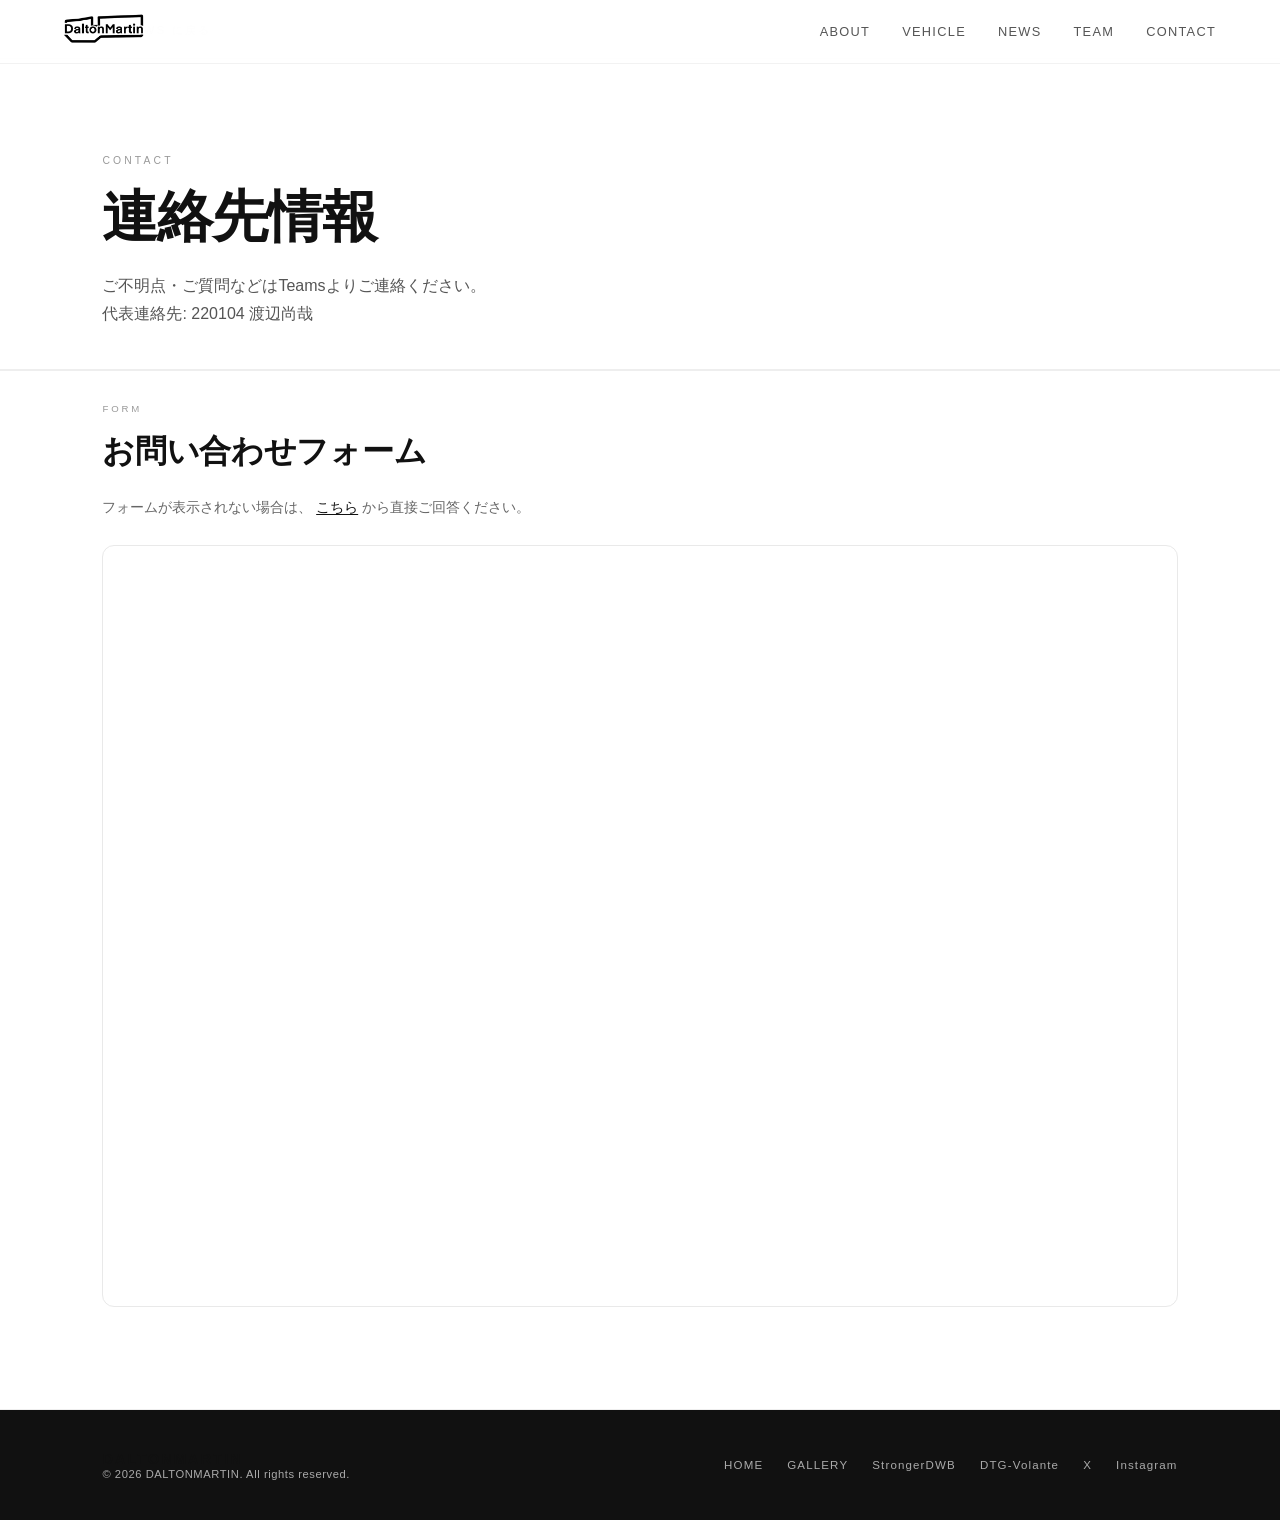
<file: contact.html>
<!DOCTYPE html>
<html lang="ja">
<head>
  <meta charset="UTF-8">
  <meta name="viewport" content="width=device-width, initial-scale=1.0">
  <meta name="robots" content="noindex, nofollow">
  <meta name="description" content="DALTONMARTIN CONTACT — 電気自動車自作プロジェクトへの参加を検討している方へ">
  <title>CONTACT | DALTONMARTIN</title>
  <!-- OGP -->
  <meta property="og:type" content="article">
  <meta property="og:site_name" content="DALTONMARTIN">
  <meta property="og:title" content="CONTACT | DALTONMARTIN">
  <meta property="og:description" content="CONTACT">
  <meta property="og:url" content="https://daltonmartinjp.github.io/Home/content/orientation.html">
  <meta property="og:image" content="https://daltonmartinjp.github.io/Home/img/event_top.JPG">
  <meta property="og:locale" content="ja_JP">
  <meta name="twitter:card" content="summary_large_image">
  <meta name="twitter:title" content="CONTACT | DALTONMARTIN">
  <meta name="twitter:description" content="CONTACT">
  <meta name="twitter:image" content="https://daltonmartinjp.github.io/Home/img/event_top.JPG">
  <link rel="icon" type="image/x-icon" href="./img/icon.ico">
  <!-- Google tag (gtag.js) -->
  <script async src="https://www.googletagmanager.com/gtag/js?id=G-H5BPJGXWQD"></script>
  <script>
    window.dataLayer = window.dataLayer || [];
    function gtag(){dataLayer.push(arguments);}
    gtag('js', new Date());

    gtag('config', 'G-H5BPJGXWQD');
  </script>
  <link rel="stylesheet" href="./style.css">
  <link rel="stylesheet" href="./content/orientation.css">
</head>
<body class="contact-page">

  <!-- Header -->
  <header>
    <a href="./index.html" class="logo"><img src="./img/logo.png" alt="DaltonMartin" style="height: 40px; width: auto; object-fit: contain;"></a>
    <nav>
      <a href="./index.html#about">ABOUT</a>
      <a href="./index.html#vehicle">VEHICLE</a>
      <a href="./index.html#news">NEWS</a>
      <a href="./index.html#team">TEAM</a>
      <a href="./contact.html">CONTACT</a>
    </nav>
    <button class="menu-toggle" aria-label="メニュー">
      <span></span><span></span><span></span>
    </button>
  </header>

  <!-- Mobile Nav -->
  <div class="mobile-nav">
    <a href="./index.html">HOME</a>
    <a href="./index.html#about">ABOUT</a>
    <a href="./index.html#vehicle">VEHICLE</a>
    <a href="./index.html#news">NEWS</a>
    <a href="./index.html#team">TEAM</a>
    <a href="./contact.html">CONTACT</a>
  </div>

  <!-- Back -->
  <div class="back-bar">
    <a href="./index.html#news">NEWS に戻る</a>
  </div>

  <!-- Page Hero -->
  <div class="page-hero">
    <p class="page-hero-label">CONTACT</p>
    <h1 class="page-hero-title">連絡先情報</h1>
    <p class="page-hero-sub">ご不明点・ご質問などはTeamsよりご連絡ください。<br>代表連絡先: 220104 渡辺尚哉</p>
  </div>

  <!-- Contact Form -->
  <section class="contact-form-section" aria-labelledby="contact-form-title">
    <p class="content-section-label">FORM</p>
    <h2 class="content-section-heading" id="contact-form-title">お問い合わせフォーム</h2>
    <p class="contact-form-note">
      フォームが表示されない場合は、
      <a href="https://forms.cloud.microsoft/r/ux68Av2Vfd" target="_blank" rel="noopener noreferrer">こちら</a>
      から直接ご回答ください。
    </p>
    <div class="contact-form-embed-wrap">
      <iframe
        title="DALTONMARTIN お問い合わせフォーム"
        src="https://forms.cloud.microsoft/pages/responsepage.aspx?id=L7qdMgrV_ESI2NGHcW96H5EtRuXM0PJEok1uVo1rnxhUNVc5RjYxN1VIR0MxVkdHRkgySVJCTFJNNS4u&route=shorturl&embed=true"
        frameborder="0"
        marginwidth="0"
        marginheight="0"
        loading="lazy"
        allowfullscreen
      ></iframe>
    </div>
  </section>

  <!-- Footer -->
  <footer class="page-footer">
    <div>
      <span class="logo">DALTONMARTIN</span>
      <p class="copyright">&copy; 2026 DALTONMARTIN. All rights reserved.</p>
    </div>
    <nav class="footer-page-links">
      <a href="./index.html">HOME</a>
      <a href="./gallery.html">GALLERY</a>
      <a href="./content/vehicle-dwb.html">StrongerDWB</a>
      <a href="./content/vehicle-dtg-volante.html">DTG-Volante</a>
      <a href="https://x.com/dtmartintokyo" target="_blank" rel="noopener noreferrer">X</a>
      <a href="https://www.instagram.com/daltonmartintokyo" target="_blank" rel="noopener noreferrer">Instagram</a>
    </nav>
  </footer>

  <script>
    const menuBtn = document.querySelector('.menu-toggle');
    const mobileNav = document.querySelector('.mobile-nav');
    menuBtn.addEventListener('click', () => {
      menuBtn.classList.toggle('active');
      mobileNav.classList.toggle('open');
    });
    mobileNav.querySelectorAll('a').forEach(link => {
      link.addEventListener('click', () => {
        menuBtn.classList.remove('active');
        mobileNav.classList.remove('open');
      });
    });
  </script>

</body>
</html>
</file>
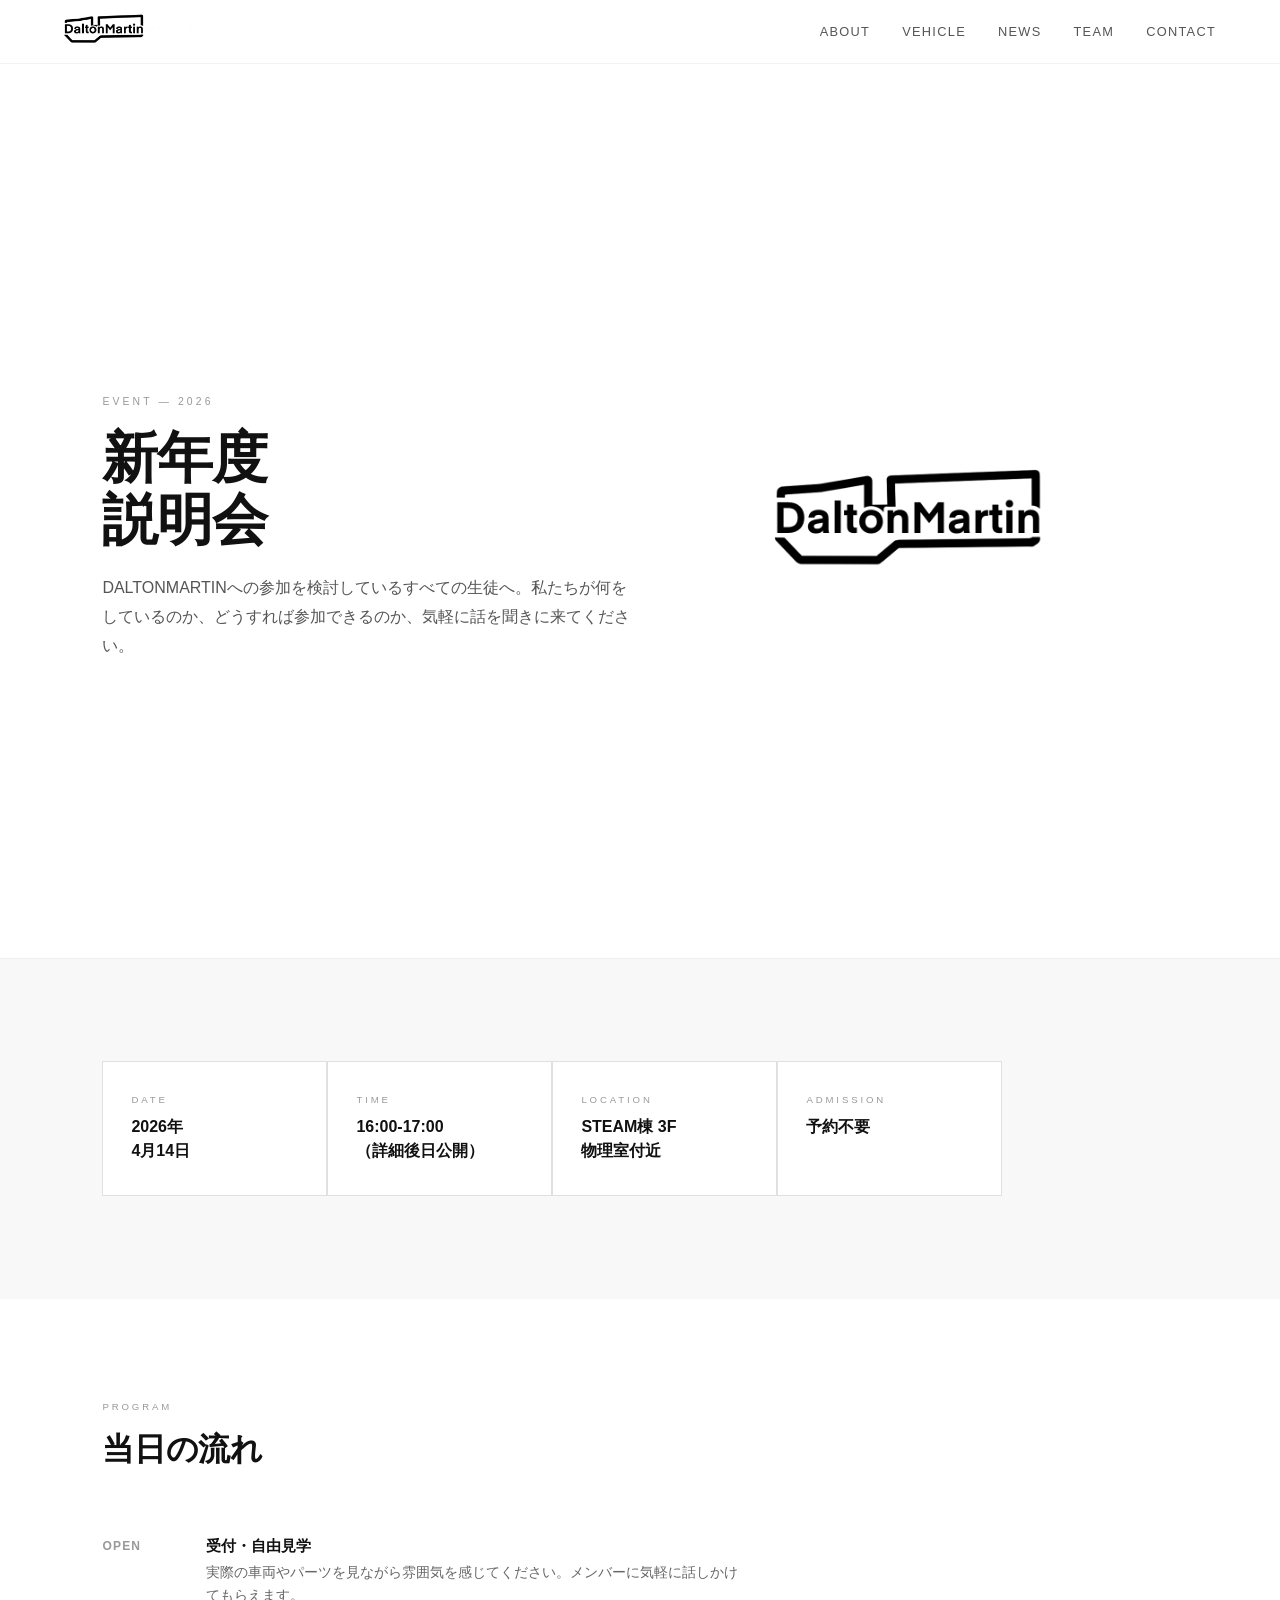
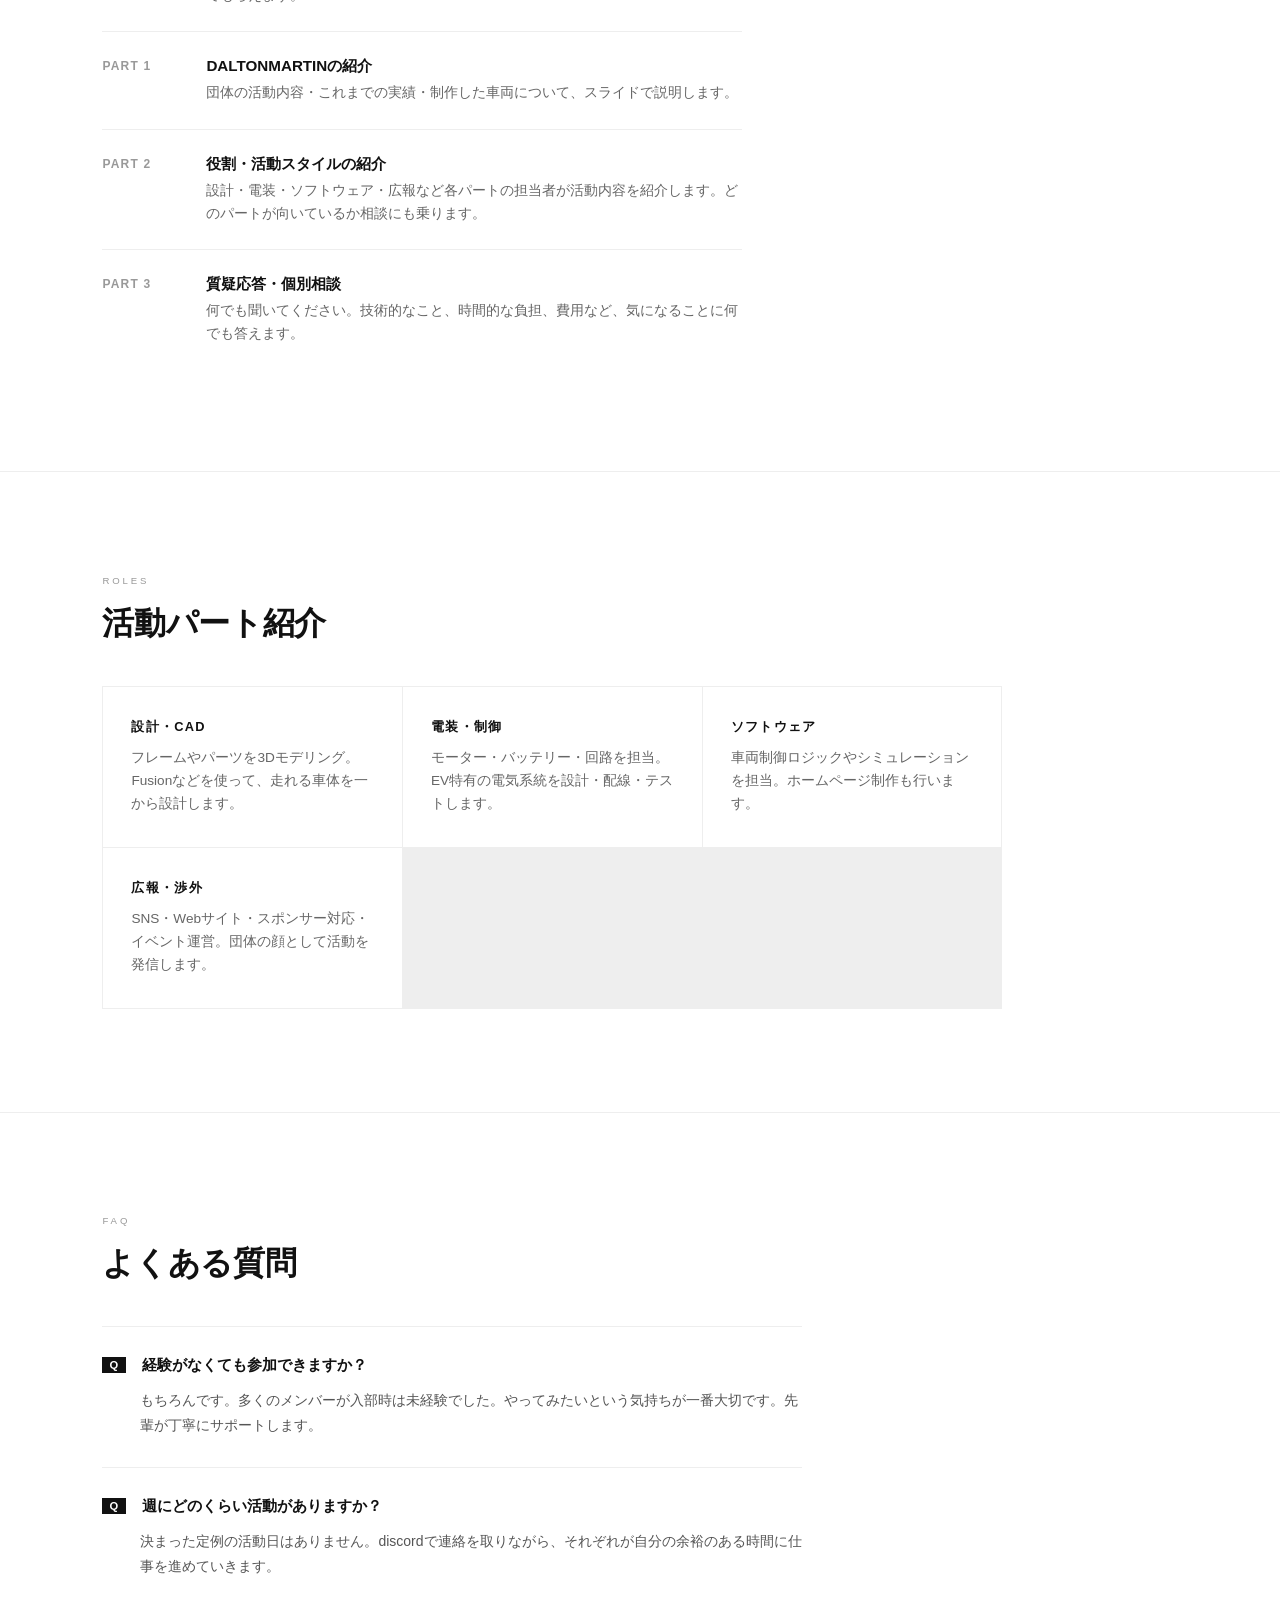
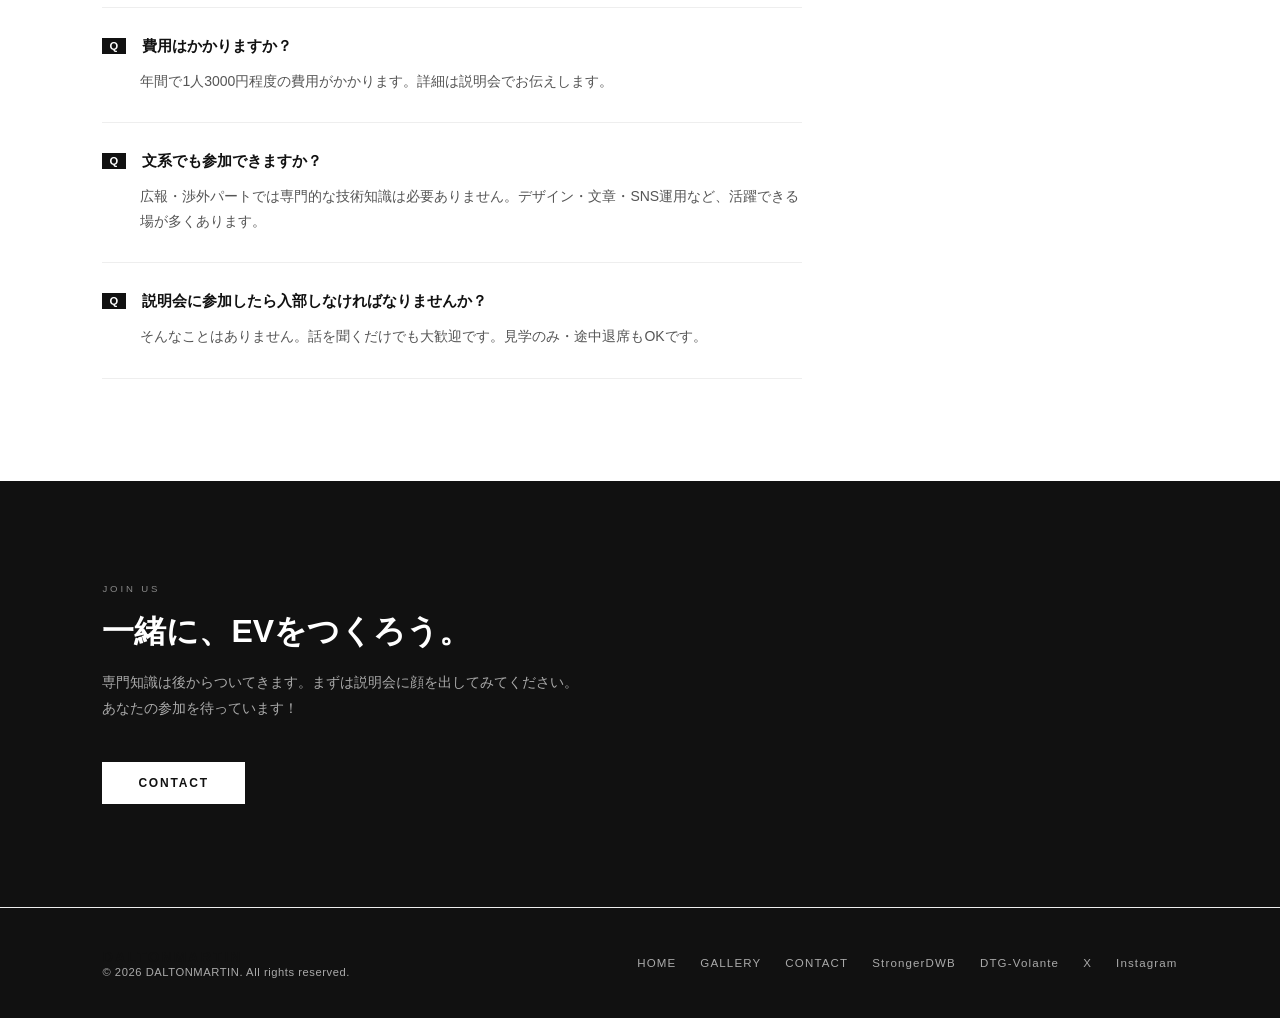
<file: content/orientation.html>
<!DOCTYPE html>
<html lang="ja">
<head>
  <meta charset="UTF-8">
  <meta name="viewport" content="width=device-width, initial-scale=1.0">
  <meta name="robots" content="noindex, nofollow">
  <meta name="description" content="DALTONMARTIN 新年度説明会 — 電気自動車自作プロジェクトへの参加を検討している方へ">
  <title>新年度説明会 | DALTONMARTIN</title>
  <!-- OGP -->
  <meta property="og:type" content="article">
  <meta property="og:site_name" content="DALTONMARTIN">
  <meta property="og:title" content="新年度説明会 | DALTONMARTIN">
  <meta property="og:description" content="4月14日 16:00〜 STEAM棟3F。DALTONMARTINへの参加を検討している新入生はぜひ。予約不要・見学のみもOK。">
  <meta property="og:url" content="https://daltonmartinjp.github.io/Home/content/orientation.html">
  <meta property="og:image" content="https://daltonmartinjp.github.io/Home/img/event_top.JPG">
  <meta property="og:locale" content="ja_JP">
  <meta name="twitter:card" content="summary_large_image">
  <meta name="twitter:title" content="新年度説明会 | DALTONMARTIN">
  <meta name="twitter:description" content="4月14日 16:00〜 STEAM棟3F。DALTONMARTINへの参加を検討している新入生はぜひ。予約不要・見学のみもOK。">
  <meta name="twitter:image" content="https://daltonmartinjp.github.io/Home/img/event_top.JPG">
  <link rel="icon" type="image/x-icon" href="../img/icon.ico">
  <!-- Google tag (gtag.js) -->
  <script async src="https://www.googletagmanager.com/gtag/js?id=G-H5BPJGXWQD"></script>
  <script>
    window.dataLayer = window.dataLayer || [];
    function gtag(){dataLayer.push(arguments);}
    gtag('js', new Date());

    gtag('config', 'G-H5BPJGXWQD');
  </script>
  <link rel="stylesheet" href="../style.css">
  <link rel="stylesheet" href="orientation.css">
</head>
<body>

  <!-- Header -->
  <header>
    <a href="../index.html" class="logo"><img src="../img/logo.png" alt="DaltonMartin" style="height: 40px; width: auto; object-fit: contain;"></a>
    <nav>
      <a href="../index.html#about">ABOUT</a>
      <a href="../index.html#vehicle">VEHICLE</a>
      <a href="../index.html#news">NEWS</a>
      <a href="../index.html#team">TEAM</a>
      <a href="../contact.html">CONTACT</a>
    </nav>
    <button class="menu-toggle" aria-label="メニュー">
      <span></span><span></span><span></span>
    </button>
  </header>

  <!-- Mobile Nav -->
  <div class="mobile-nav">
    <a href="../index.html">HOME</a>
    <a href="../index.html#about">ABOUT</a>
    <a href="../index.html#vehicle">VEHICLE</a>
    <a href="../index.html#news">NEWS</a>
    <a href="../index.html#team">TEAM</a>
    <a href="../contact.html">CONTACT</a>
  </div>

  <!-- Back -->
  <div class="back-bar">
    <a href="../index.html#news">NEWS に戻る</a>
  </div>

  <!-- Page Hero -->
  <div class="page-hero page-hero--two-col">
    <div class="page-hero-text">
      <p class="page-hero-label">EVENT — 2026</p>
      <h1 class="page-hero-title">新年度<br>説明会</h1>
      <p class="page-hero-sub">DALTONMARTINへの参加を検討しているすべての生徒へ。私たちが何をしているのか、どうすれば参加できるのか、気軽に話を聞きに来てください。</p>
    </div>
    <div class="page-hero-visual">
      <img src="../img/logo.png" alt="DaltonMartin" class="page-hero-logo">
    </div>
  </div>

  <!-- Hero Image -->
  <div class="event-hero-img">
  </div>

  <!-- Event Summary -->
  <div class="event-summary">
    <div class="event-summary-grid">
      <div class="event-item">
        <p class="event-item-label">DATE</p>
        <p class="event-item-value">2026年<br>4月14日</p>
      </div>
      <div class="event-item">
        <p class="event-item-label">TIME</p>
        <p class="event-item-value">16:00-17:00<br>（詳細後日公開）</p>
      </div>
      <div class="event-item">
        <p class="event-item-label">LOCATION</p>
        <p class="event-item-value">STEAM棟 3F<br>物理室付近</p>
      </div>
      <div class="event-item">
        <p class="event-item-label">ADMISSION</p>
        <p class="event-item-value">予約不要</p>
      </div>
    </div>
  </div>

  <!-- Program -->
  <div class="content-section">
    <p class="content-section-label">PROGRAM</p>
    <h2 class="content-section-heading">当日の流れ</h2>
    <div class="timeline">
      <div class="timeline-item">
        <span class="timeline-time">OPEN</span>
        <div>
          <p class="timeline-content-title">受付・自由見学</p>
          <p class="timeline-content-desc">実際の車両やパーツを見ながら雰囲気を感じてください。メンバーに気軽に話しかけてもらえます。</p>
        </div>
      </div>
      <div class="timeline-item">
        <span class="timeline-time">PART 1</span>
        <div>
          <p class="timeline-content-title">DALTONMARTINの紹介</p>
          <p class="timeline-content-desc">団体の活動内容・これまでの実績・制作した車両について、スライドで説明します。</p>
        </div>
      </div>
      <div class="timeline-item">
        <span class="timeline-time">PART 2</span>
        <div>
          <p class="timeline-content-title">役割・活動スタイルの紹介</p>
          <p class="timeline-content-desc">設計・電装・ソフトウェア・広報など各パートの担当者が活動内容を紹介します。どのパートが向いているか相談にも乗ります。</p>
        </div>
      </div>
      <div class="timeline-item">
        <span class="timeline-time">PART 3</span>
        <div>
          <p class="timeline-content-title">質疑応答・個別相談</p>
          <p class="timeline-content-desc">何でも聞いてください。技術的なこと、時間的な負担、費用など、気になることに何でも答えます。</p>
        </div>
      </div>
    </div>
  </div>

  <!-- Roles -->
  <div class="content-section">
    <p class="content-section-label">ROLES</p>
    <h2 class="content-section-heading">活動パート紹介</h2>
    <div class="roles-grid">
      <div class="role-item">
        <p class="role-item-name">設計・CAD</p>
        <p class="role-item-desc">フレームやパーツを3Dモデリング。Fusionなどを使って、走れる車体を一から設計します。</p>
      </div>
      <div class="role-item">
        <p class="role-item-name">電装・制御</p>
        <p class="role-item-desc">モーター・バッテリー・回路を担当。EV特有の電気系統を設計・配線・テストします。</p>
      </div>
      <div class="role-item">
        <p class="role-item-name">ソフトウェア</p>
        <p class="role-item-desc">車両制御ロジックやシミュレーションを担当。ホームページ制作も行います。</p>
      </div>
      <div class="role-item">
        <p class="role-item-name">広報・渉外</p>
        <p class="role-item-desc">SNS・Webサイト・スポンサー対応・イベント運営。団体の顔として活動を発信します。</p>
      </div>
    </div>
  </div>

  <!-- FAQ -->
  <div class="content-section">
    <p class="content-section-label">FAQ</p>
    <h2 class="content-section-heading">よくある質問</h2>
    <div class="faq-list">
      <div class="faq-item">
        <p class="faq-q">経験がなくても参加できますか？</p>
        <p class="faq-a">もちろんです。多くのメンバーが入部時は未経験でした。やってみたいという気持ちが一番大切です。先輩が丁寧にサポートします。</p>
      </div>
      <div class="faq-item">
        <p class="faq-q">週にどのくらい活動がありますか？</p>
        <p class="faq-a">決まった定例の活動日はありません。discordで連絡を取りながら、それぞれが自分の余裕のある時間に仕事を進めていきます。</p>
      </div>
      <div class="faq-item">
        <p class="faq-q">費用はかかりますか？</p>
        <p class="faq-a">年間で1人3000円程度の費用がかかります。詳細は説明会でお伝えします。</p>
      </div>
      <div class="faq-item">
        <p class="faq-q">文系でも参加できますか？</p>
        <p class="faq-a">広報・渉外パートでは専門的な技術知識は必要ありません。デザイン・文章・SNS運用など、活躍できる場が多くあります。</p>
      </div>
      <div class="faq-item">
        <p class="faq-q">説明会に参加したら入部しなければなりませんか？</p>
        <p class="faq-a">そんなことはありません。話を聞くだけでも大歓迎です。見学のみ・途中退席もOKです。</p>
      </div>
    </div>
  </div>

  <!-- CTA -->
  <div class="cta-block">
    <p class="cta-block-label">JOIN US</p>
    <h2 class="cta-block-heading">一緒に、EVをつくろう。</h2>
    <p class="cta-block-sub">専門知識は後からついてきます。まずは説明会に顔を出してみてください。あなたの参加を待っています！</p>
    <a href="../contact.html" class="cta-btn">CONTACT</a>
  </div>

  <!-- Footer -->
  <footer class="page-footer">
    <div>
      <span class="logo">DALTONMARTIN</span>
      <p class="copyright">&copy; 2026 DALTONMARTIN. All rights reserved.</p>
    </div>
    <nav class="footer-page-links">
      <a href="../index.html">HOME</a>
      <a href="../gallery.html">GALLERY</a>
      <a href="../contact.html">CONTACT</a>
      <a href="../content/vehicle-dwb.html">StrongerDWB</a>
      <a href="../content/vehicle-dtg-volante.html">DTG-Volante</a>
      <a href="https://x.com/dtmartintokyo" target="_blank" rel="noopener noreferrer">X</a>
      <a href="https://www.instagram.com/daltonmartintokyo" target="_blank" rel="noopener noreferrer">Instagram</a>
    </nav>
  </footer>

  <script>
    const menuBtn = document.querySelector('.menu-toggle');
    const mobileNav = document.querySelector('.mobile-nav');
    menuBtn.addEventListener('click', () => {
      menuBtn.classList.toggle('active');
      mobileNav.classList.toggle('open');
    });
    mobileNav.querySelectorAll('a').forEach(link => {
      link.addEventListener('click', () => {
        menuBtn.classList.remove('active');
        mobileNav.classList.remove('open');
      });
    });
  </script>

</body>
</html>
</file>
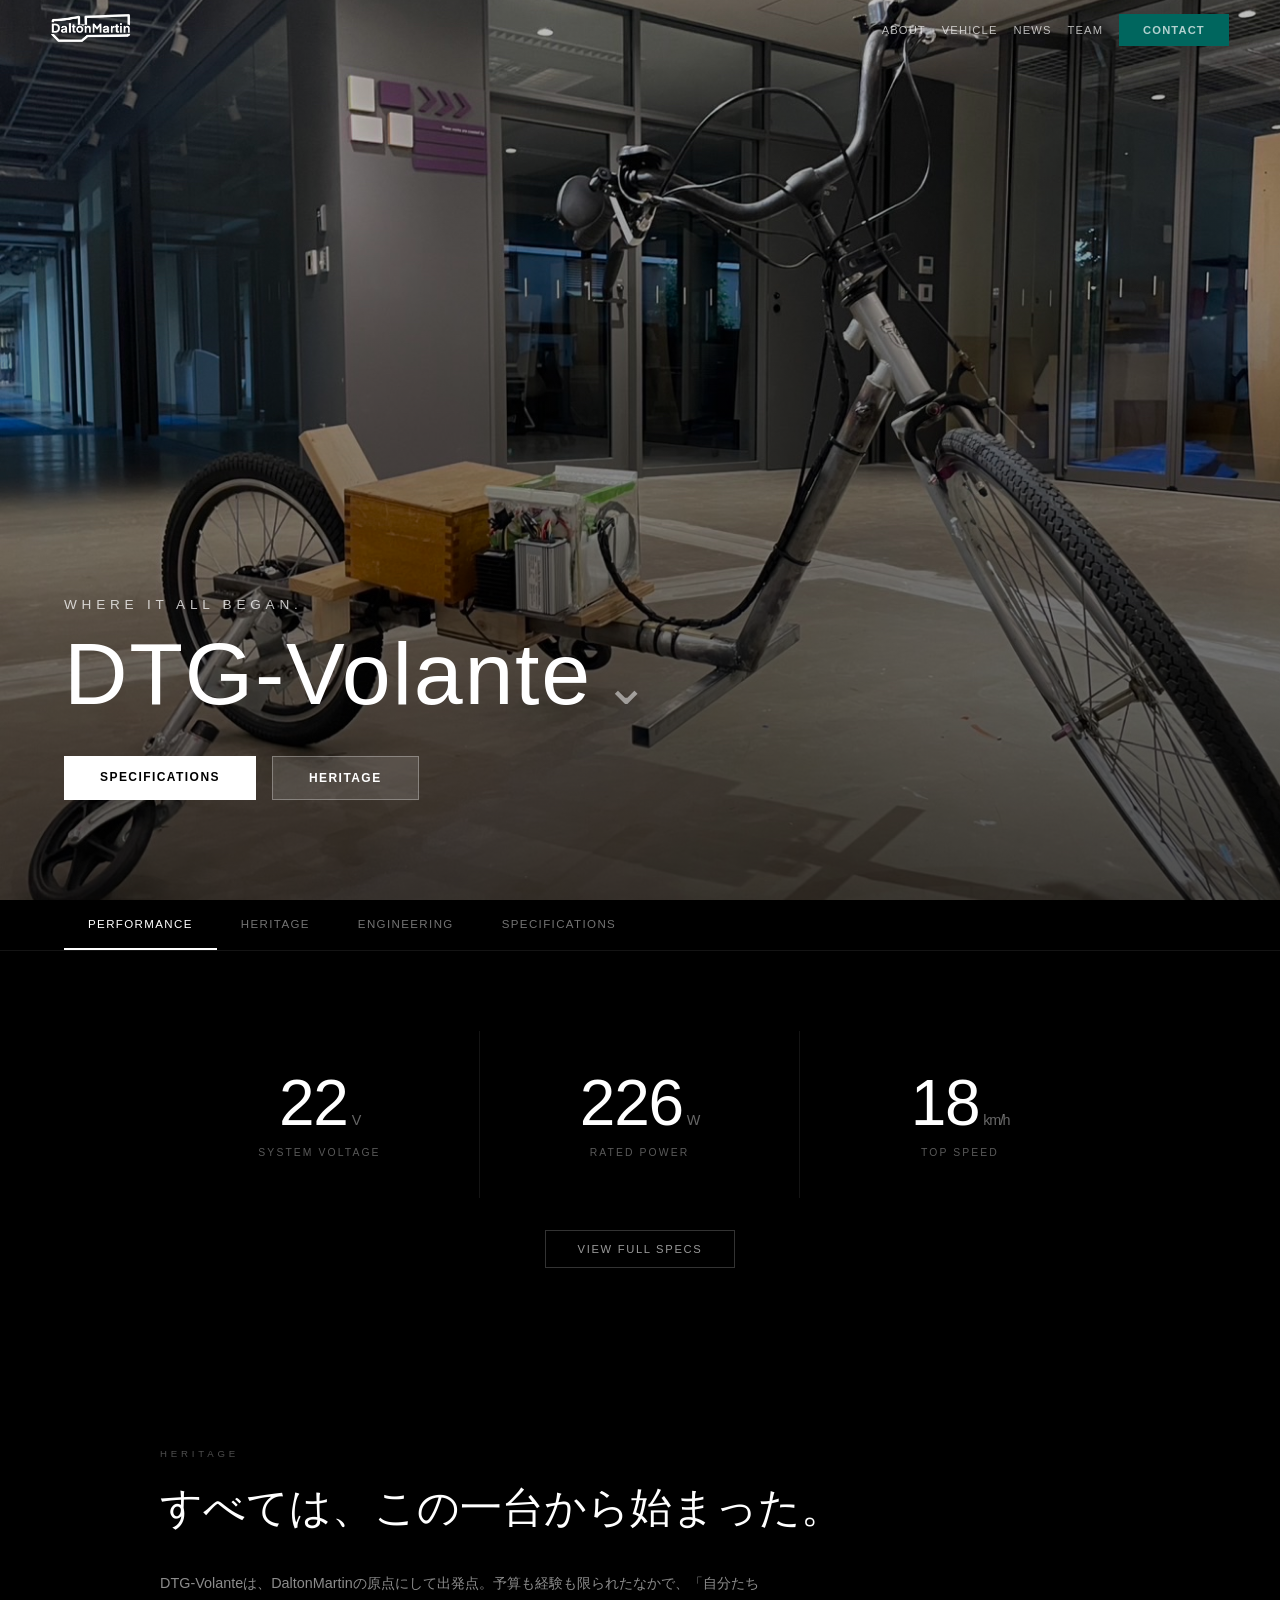
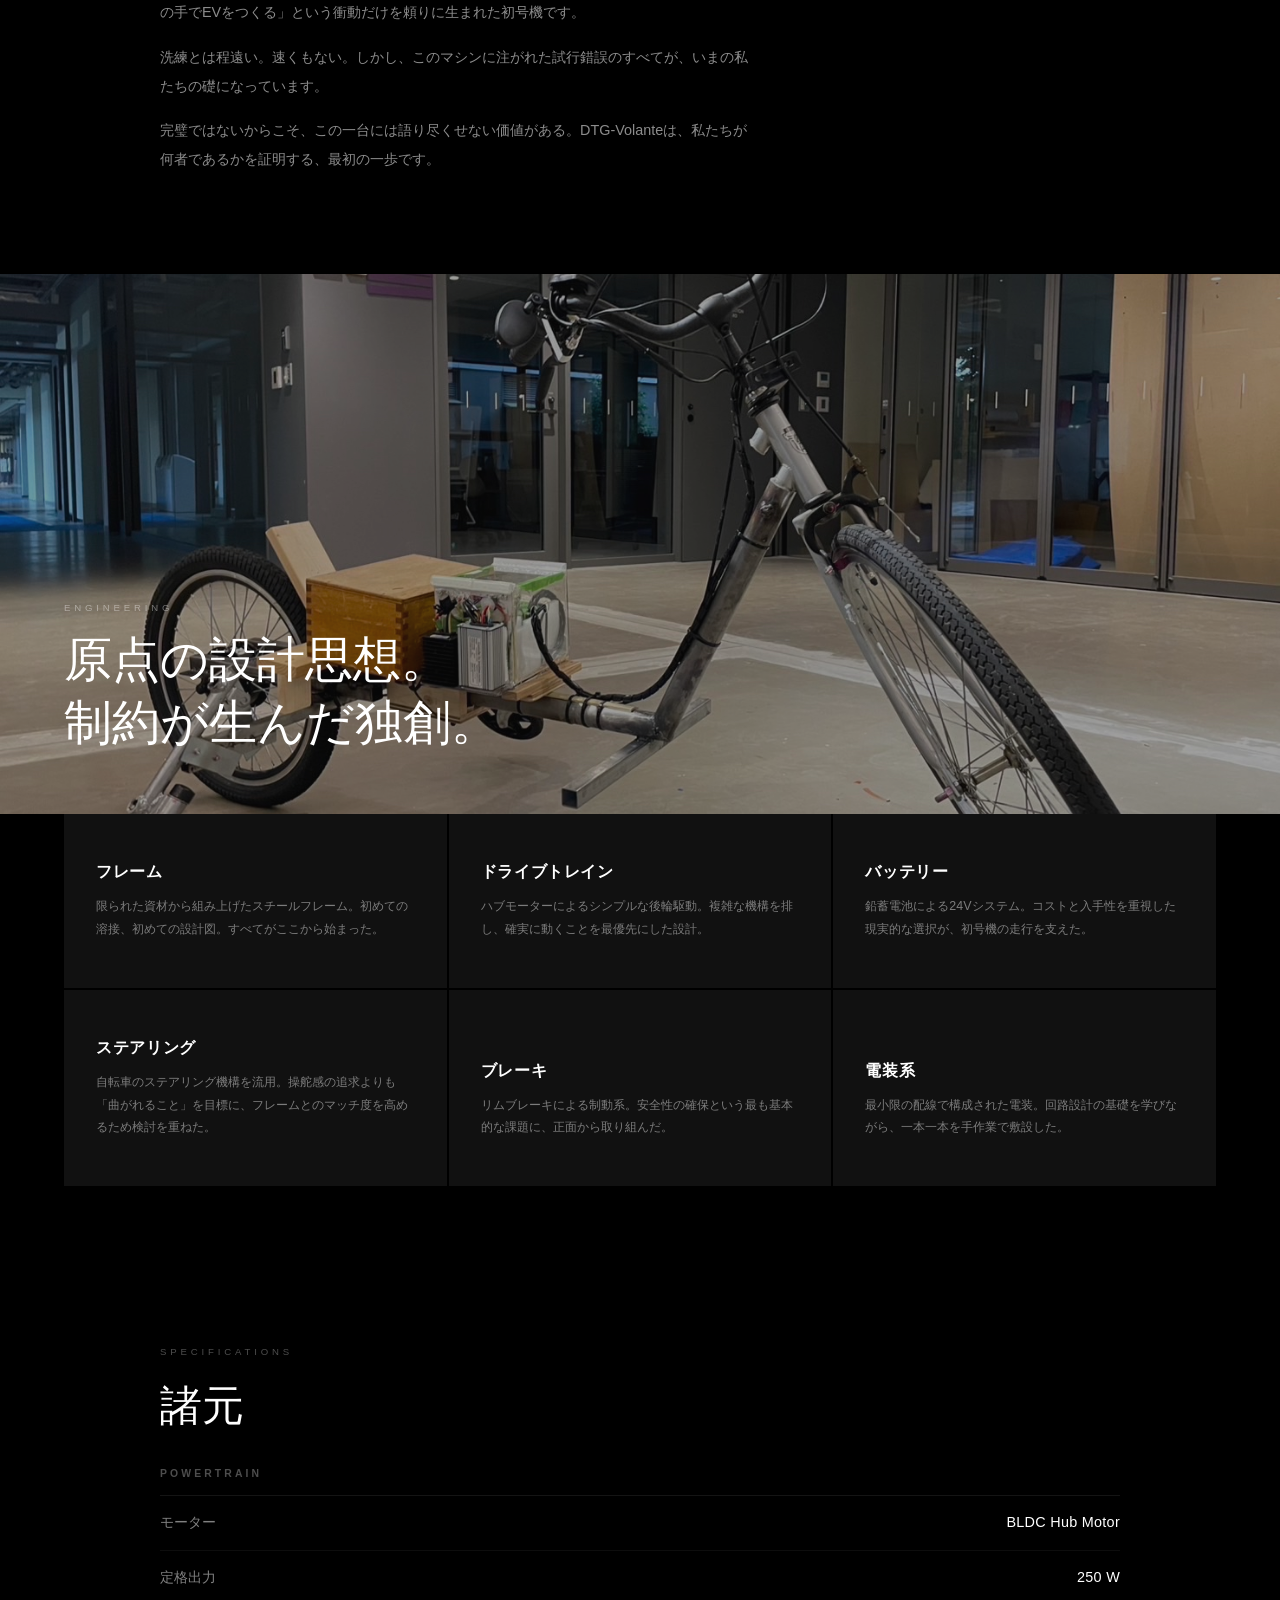
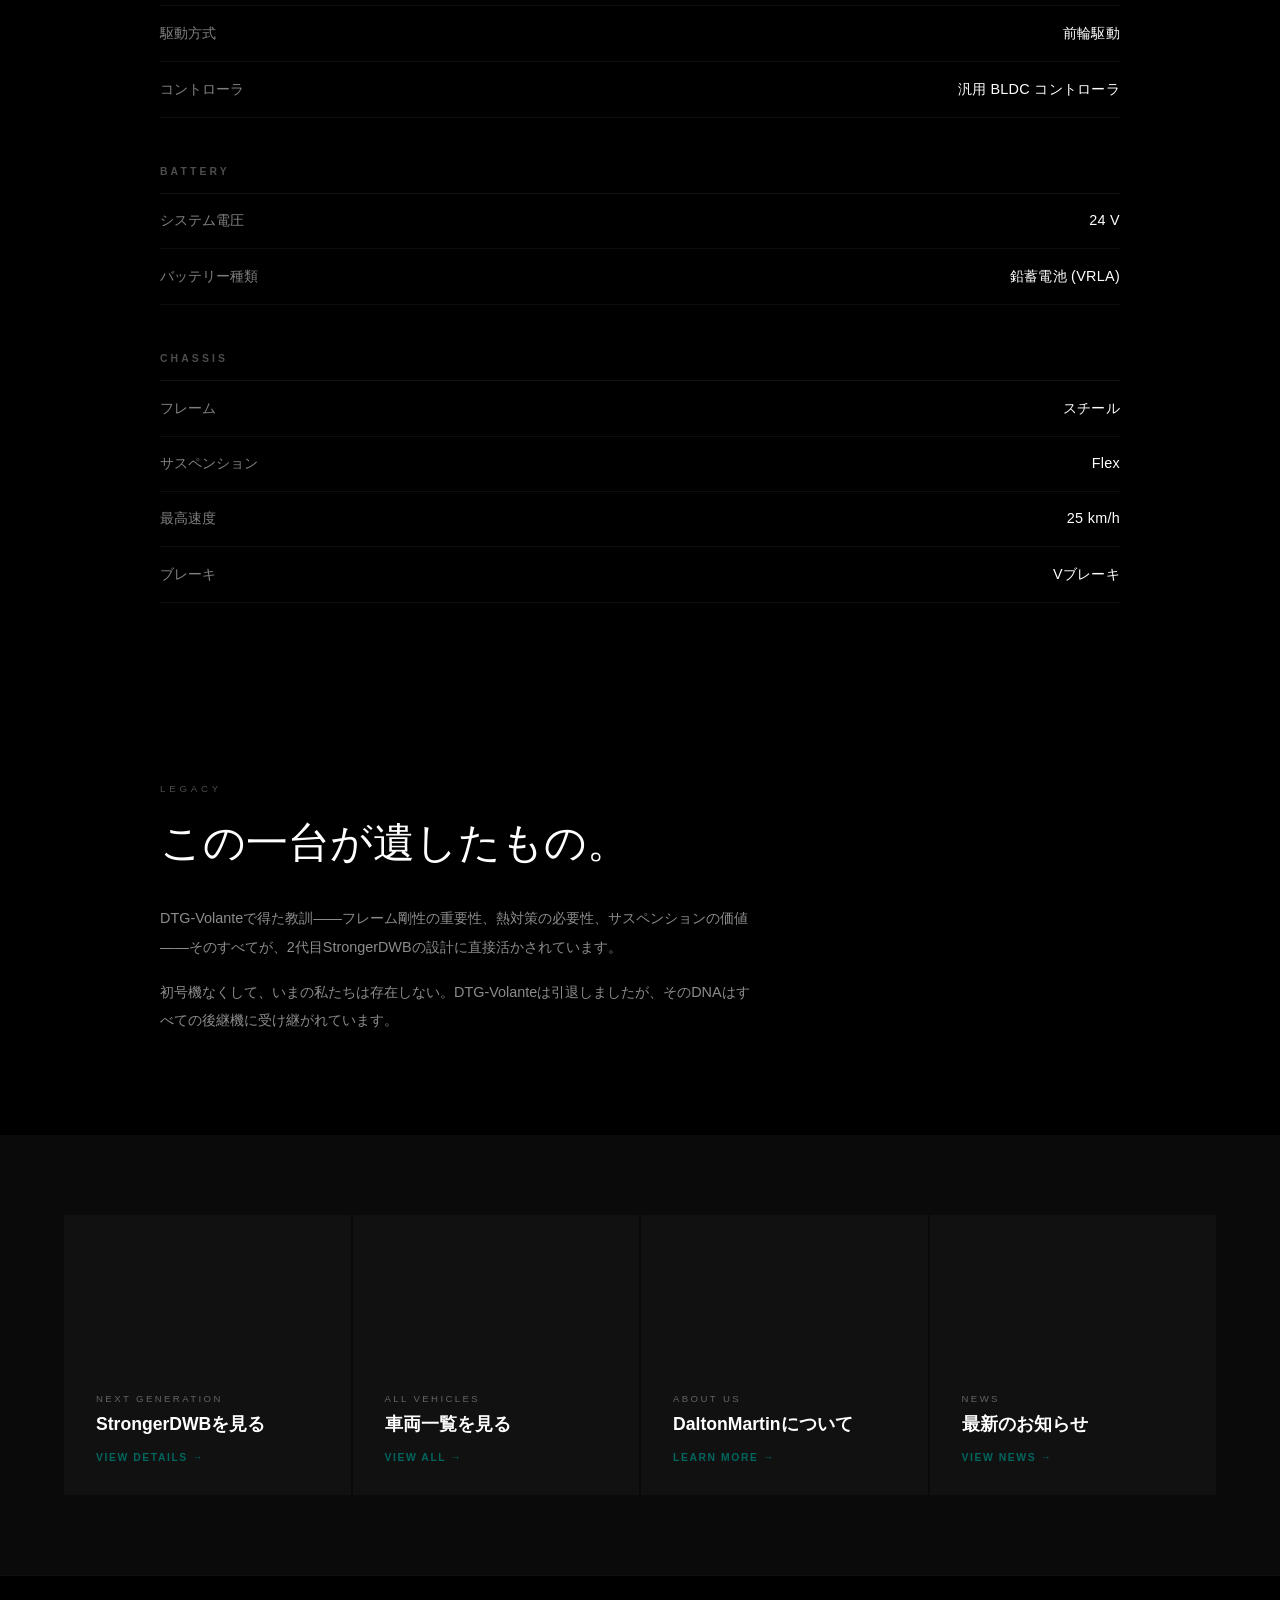
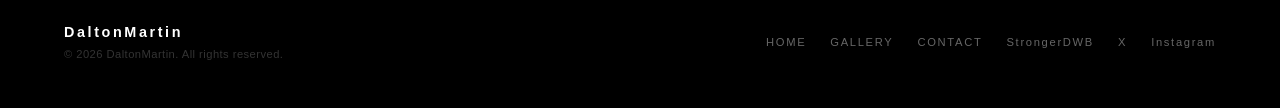
<file: content/vehicle-dtg-volante.html>
<!DOCTYPE html>
<html lang="ja">
<head>
  <meta charset="UTF-8">
  <meta name="viewport" content="width=device-width, initial-scale=1.0">
  <meta name="robots" content="noindex, nofollow">
  <meta name="description" content="DTG-Volante — DaltonMartin 1st Generation EV. Where it all began.">
  <title>DTG-Volante | DaltonMartin</title>
  <!-- OGP -->
  <meta property="og:type" content="article">
  <meta property="og:site_name" content="DALTONMARTIN">
  <meta property="og:title" content="DTG-Volante — Where It All Began">
  <meta property="og:description" content="DALTONMARTINの原点。予算も経験も限られたなかで生まれた初号機。すべてはこの一台から始まった。">
  <meta property="og:url" content="https://daltonmartinjp.github.io/Home/content/vehicle-dtg-volante.html">
  <meta property="og:image" content="https://daltonmartinjp.github.io/Home/img/DTGvolante.jpg">
  <meta property="og:locale" content="ja_JP">
  <meta name="twitter:card" content="summary_large_image">
  <meta name="twitter:title" content="DTG-Volante — Where It All Began">
  <meta name="twitter:description" content="DALTONMARTINの原点。予算も経験も限られたなかで生まれた初号機。すべてはこの一台から始まった。">
  <meta name="twitter:image" content="https://daltonmartinjp.github.io/Home/img/DTGvolante.jpg">
  <link rel="icon" type="image/x-icon" href="../img/icon.ico">
  <!-- Google tag (gtag.js) -->
  <script async src="https://www.googletagmanager.com/gtag/js?id=G-H5BPJGXWQD"></script>
  <script>
    window.dataLayer = window.dataLayer || [];
    function gtag(){dataLayer.push(arguments);}
    gtag('js', new Date());

    gtag('config', 'G-H5BPJGXWQD');
  </script>
  <link rel="stylesheet" href="vehicle-detail.css">
</head>
<body>

  <!-- ── Top Bar (overlays hero, like AM) ── -->
  <header class="top-bar" id="topbar">
    <a href="../index.html" class="logo"><img src="../img/logo_white.png" alt="DaltonMartin" style="height: 40px; width: auto; object-fit: contain;"></a>
    <div class="top-bar-right">
      <a href="../index.html#about">ABOUT</a>
      <a href="../index.html#vehicle">VEHICLE</a>
      <a href="../index.html#news">NEWS</a>
      <a href="../index.html#team">TEAM</a>
      <a href="../contact.html" class="btn-cta-green">CONTACT</a>
    </div>
    <button class="mob-toggle" aria-label="Menu">
      <span></span><span></span><span></span>
    </button>
  </header>

  <!-- Mobile Nav -->
  <div class="mob-nav">
    <a href="../index.html">HOME</a>
    <a href="../index.html#about">ABOUT</a>
    <a href="../index.html#vehicle">VEHICLE</a>
    <a href="../index.html#news">NEWS</a>
    <a href="../index.html#team">TEAM</a>
    <a href="../contact.html">CONTACT</a>
  </div>

  <!-- ═══════════════════════════════════════
       HERO — full-bleed background image
  ═══════════════════════════════════════ -->
  <section class="hero">
    <div class="hero-bg">
      <img src="../img/DTGvolante.jpg" alt="DTG-Volante">
    </div>
    <div class="hero-content">
      <p class="hero-tagline">WHERE IT ALL BEGAN.</p>
      <h1 class="hero-title">
        <span class="model-switch">DTG-Volante</span>
      </h1>
      <div class="hero-buttons">
        <a href="#specs" class="hero-btn-primary">SPECIFICATIONS</a>
        <a href="#heritage" class="hero-btn-secondary">HERITAGE</a>
      </div>
    </div>
  </section>

  <!-- ── Section Nav (sticky, like AM sub-nav) ── -->
  <nav class="section-nav" id="section-nav">
    <a href="#specs" class="active">PERFORMANCE</a>
    <a href="#heritage">HERITAGE</a>
    <a href="#engineering">ENGINEERING</a>
    <a href="#full-specs">SPECIFICATIONS</a>
  </nav>

  <!-- ═══════════════════════════════════════
       PERFORMANCE — 3 big numbers
  ═══════════════════════════════════════ -->
  <section class="perf" id="specs">
    <div class="perf-grid">
      <div class="perf-item">
        <p class="perf-value"><span class="count-up" data-target="24"></span><span class="perf-unit">V</span></p>
        <p class="perf-label">SYSTEM VOLTAGE</p>
      </div>
      <div class="perf-item">
        <p class="perf-value"><span class="count-up" data-target="250"></span><span class="perf-unit">W</span></p>
        <p class="perf-label">RATED POWER</p>
      </div>
      <div class="perf-item">
        <p class="perf-value"><span class="count-up" data-target="20"></span><span class="perf-unit">km/h</span></p>
        <p class="perf-label">TOP SPEED</p>
      </div>
    </div>
    <div class="perf-detail-toggle">
      <button onclick="document.getElementById('full-specs').scrollIntoView({behavior:'smooth'})">VIEW FULL SPECS</button>
    </div>
  </section>

  <!-- ═══════════════════════════════════════
       HERITAGE — 原点の物語
  ═══════════════════════════════════════ -->
  <section class="dark-section" id="heritage">
    <div class="dark-section-inner">
      <p class="dark-section-label">HERITAGE</p>
      <h2 class="dark-section-heading">すべては、この一台から始まった。</h2>
      <div class="dark-section-text">
        <p>DTG-Volanteは、DaltonMartinの原点にして出発点。予算も経験も限られたなかで、「自分たちの手でEVをつくる」という衝動だけを頼りに生まれた初号機です。</p>
        <p>洗練とは程遠い。速くもない。しかし、このマシンに注がれた試行錯誤のすべてが、いまの私たちの礎になっています。</p>
        <p>完璧ではないからこそ、この一台には語り尽くせない価値がある。DTG-Volanteは、私たちが何者であるかを証明する、最初の一歩です。</p>
      </div>
    </div>
  </section>

  <!-- ═══════════════════════════════════════
       ENGINEERING — hero image + tile grid
  ═══════════════════════════════════════ -->
  <section id="engineering">
    <div class="eng-hero">
      <div class="eng-hero-bg">
        <img src="../img/DTGvolante.jpg" alt="DTG-Volante Engineering">
      </div>
      <div class="eng-hero-content">
        <p class="eng-hero-label">ENGINEERING</p>
        <h2 class="eng-hero-heading">原点の設計思想。<br>制約が生んだ独創。</h2>
      </div>
    </div>
    <div class="eng-tiles">
      <div class="eng-tile-grid">
        <div class="eng-tile">
          <h3 class="eng-tile-title">フレーム</h3>
          <p class="eng-tile-desc">限られた資材から組み上げたスチールフレーム。初めての溶接、初めての設計図。すべてがここから始まった。</p>

        </div>
        <div class="eng-tile">
          <h3 class="eng-tile-title">ドライブトレイン</h3>
          <p class="eng-tile-desc">ハブモーターによるシンプルな後輪駆動。複雑な機構を排し、確実に動くことを最優先にした設計。</p>

        </div>
        <div class="eng-tile">
          <h3 class="eng-tile-title">バッテリー</h3>
          <p class="eng-tile-desc">鉛蓄電池による24Vシステム。コストと入手性を重視した現実的な選択が、初号機の走行を支えた。</p>

        </div>
        <div class="eng-tile">
          <h3 class="eng-tile-title">ステアリング</h3>
          <p class="eng-tile-desc">自転車のステアリング機構を流用。操舵感の追求よりも「曲がれること」を目標に、フレームとのマッチ度を高めるため検討を重ねた。</p>

        </div>
        <div class="eng-tile">
          <h3 class="eng-tile-title">ブレーキ</h3>
          <p class="eng-tile-desc">リムブレーキによる制動系。安全性の確保という最も基本的な課題に、正面から取り組んだ。</p>

        </div>
        <div class="eng-tile">
          <h3 class="eng-tile-title">電装系</h3>
          <p class="eng-tile-desc">最小限の配線で構成された電装。回路設計の基礎を学びながら、一本一本を手作業で敷設した。</p>

        </div>
      </div>
    </div>
  </section>

  <!-- ═══════════════════════════════════════
       FULL SPECIFICATIONS TABLE
  ═══════════════════════════════════════ -->
  <section class="spec-tables" id="full-specs">
    <div class="spec-tables-inner">
      <p class="dark-section-label">SPECIFICATIONS</p>
      <h2 class="dark-section-heading">諸元</h2>

      <div class="spec-group">
        <h3 class="spec-group-title">POWERTRAIN</h3>
        <div class="spec-row">
          <span class="spec-row-label">モーター</span>
          <span class="spec-row-value">BLDC Hub Motor</span>
        </div>
        <div class="spec-row">
          <span class="spec-row-label">定格出力</span>
          <span class="spec-row-value">250 W</span>
        </div>
        <div class="spec-row">
          <span class="spec-row-label">駆動方式</span>
          <span class="spec-row-value">前輪駆動</span>
        </div>
        <div class="spec-row">
          <span class="spec-row-label">コントローラ</span>
          <span class="spec-row-value">汎用 BLDC コントローラ</span>
        </div>
      </div>

      <div class="spec-group">
        <h3 class="spec-group-title">BATTERY</h3>
        <div class="spec-row">
          <span class="spec-row-label">システム電圧</span>
          <span class="spec-row-value">24 V</span>
        </div>
        <div class="spec-row">
          <span class="spec-row-label">バッテリー種類</span>
          <span class="spec-row-value">鉛蓄電池 (VRLA)</span>
        </div>
      </div>

      <div class="spec-group">
        <h3 class="spec-group-title">CHASSIS</h3>
        <div class="spec-row">
          <span class="spec-row-label">フレーム</span>
          <span class="spec-row-value">スチール</span>
        </div>
        <div class="spec-row">
          <span class="spec-row-label">サスペンション</span>
          <span class="spec-row-value">Flex</span>
        </div>
        <div class="spec-row">
          <span class="spec-row-label">最高速度</span>
          <span class="spec-row-value">25 km/h</span>
        </div>
        <div class="spec-row">
          <span class="spec-row-label">ブレーキ</span>
          <span class="spec-row-value">Vブレーキ</span>
        </div>
      </div>
    </div>
  </section>

  <!-- ═══════════════════════════════════════
       LEGACY — StrongerDWBへの架け橋
  ═══════════════════════════════════════ -->
  <section class="dark-section">
    <div class="dark-section-inner">
      <p class="dark-section-label">LEGACY</p>
      <h2 class="dark-section-heading">この一台が遺したもの。</h2>
      <div class="dark-section-text">
        <p>DTG-Volanteで得た教訓——フレーム剛性の重要性、熱対策の必要性、サスペンションの価値——そのすべてが、2代目StrongerDWBの設計に直接活かされています。</p>
        <p>初号機なくして、いまの私たちは存在しない。DTG-Volanteは引退しましたが、そのDNAはすべての後継機に受け継がれています。</p>
      </div>
    </div>
  </section>

  <!-- ═══════════════════════════════════════
       BOTTOM CTA GRID (4 cards, like AM)
  ═══════════════════════════════════════ -->
  <section class="bottom-grid">
    <div class="bottom-grid-inner">
      <a href="vehicle-dwb.html" class="bottom-card">
        <p class="bottom-card-label">NEXT GENERATION</p>
        <h3 class="bottom-card-title">StrongerDWBを見る</h3>
        <span class="bottom-card-cta">VIEW DETAILS &rarr;</span>
      </a>
      <a href="../index.html#vehicle" class="bottom-card">
        <p class="bottom-card-label">ALL VEHICLES</p>
        <h3 class="bottom-card-title">車両一覧を見る</h3>
        <span class="bottom-card-cta">VIEW ALL &rarr;</span>
      </a>
      <a href="../index.html#about" class="bottom-card">
        <p class="bottom-card-label">ABOUT US</p>
        <h3 class="bottom-card-title">DaltonMartinについて</h3>
        <span class="bottom-card-cta">LEARN MORE &rarr;</span>
      </a>
      <a href="../index.html#news" class="bottom-card">
        <p class="bottom-card-label">NEWS</p>
        <h3 class="bottom-card-title">最新のお知らせ</h3>
        <span class="bottom-card-cta">VIEW NEWS &rarr;</span>
      </a>
    </div>
  </section>

  <!-- ── Footer ── -->
  <footer class="vd-footer">
    <div>
      <span class="logo">DaltonMartin</span>
      <p class="copyright">&copy; 2026 DaltonMartin. All rights reserved.</p>
    </div>
    <div style="display:flex;gap:24px;align-items:center;flex-wrap:wrap;">
      <a href="../index.html" class="back-link">HOME</a>
      <a href="../gallery.html" class="back-link">GALLERY</a>
      <a href="../contact.html" class="back-link">CONTACT</a>
      <a href="../content/vehicle-dwb.html" class="back-link">StrongerDWB</a>
      <a href="https://x.com/dtmartintokyo" target="_blank" rel="noopener noreferrer" class="back-link">X</a>
      <a href="https://www.instagram.com/daltonmartintokyo" target="_blank" rel="noopener noreferrer" class="back-link">Instagram</a>
    </div>
  </footer>

  <script>
    // ── Hero parallax (iOS-safe, transform-based) ──
    (function() {
      const heroBg = document.querySelector('.hero-bg');
      const hero = document.querySelector('.hero');
      if (!heroBg || !hero) return;

      let ticking = false;
      const SPEED = 0.35;

      function updateParallax() {
        const scrollY = window.pageYOffset;
        const heroH = hero.offsetHeight;
        if (scrollY <= heroH) {
          heroBg.style.transform = 'translate3d(0,' + (scrollY * SPEED) + 'px,0)';
        }
        ticking = false;
      }

      window.addEventListener('scroll', function() {
        if (!ticking) {
          requestAnimationFrame(updateParallax);
          ticking = true;
        }
      }, { passive: true });
    })();

    // ── Header scroll effect ──
    const topbar = document.getElementById('topbar');
    window.addEventListener('scroll', () => {
      topbar.classList.toggle('scrolled', window.scrollY > 80);
    });

    // ── Section nav active state on scroll ──
    const navLinks = document.querySelectorAll('.section-nav a');
    const sections = [];
    navLinks.forEach(link => {
      const id = link.getAttribute('href').replace('#', '');
      const el = document.getElementById(id);
      if (el) sections.push({ id, el, link });
    });

    window.addEventListener('scroll', () => {
      const scrollY = window.scrollY + 140;
      let current = sections[0];
      for (const s of sections) {
        if (scrollY >= s.el.offsetTop) current = s;
      }
      navLinks.forEach(l => l.classList.remove('active'));
      if (current) current.link.classList.add('active');
    });

    // ── Scroll-triggered reveal with stagger ──
    const observer = new IntersectionObserver((entries) => {
      entries.forEach(entry => {
        if (entry.isIntersecting) {
          const delay = entry.target.dataset.delay || 0;
          setTimeout(() => entry.target.classList.add('visible'), delay);
        }
      });
    }, { threshold: 0.15, rootMargin: '0px 0px -40px 0px' });

    document.querySelectorAll('.perf-item').forEach((el, i) => {
      el.dataset.delay = i * 150;
      observer.observe(el);
    });

    // ── Count-up animation ──
    const countObserver = new IntersectionObserver((entries) => {
      entries.forEach(entry => {
        if (entry.isIntersecting) {
          const el = entry.target;
          const target = parseInt(el.dataset.target, 10);
          const duration = 1600;
          const start = performance.now();
          el.textContent = '0';

          function tick(now) {
            const elapsed = now - start;
            const progress = Math.min(elapsed / duration, 1);
            const eased = 1 - Math.pow(1 - progress, 3);
            el.textContent = Math.round(eased * target);
            if (progress < 1) requestAnimationFrame(tick);
          }
          requestAnimationFrame(tick);
          countObserver.unobserve(el);
        }
      });
    }, { threshold: 0.5 });

    document.querySelectorAll('.count-up').forEach(el => {
      el.textContent = '0';
      countObserver.observe(el);
    });

    document.querySelectorAll('.eng-tile').forEach((el, i) => {
      el.dataset.delay = i * 100;
      observer.observe(el);
    });

    document.querySelectorAll('.spec-row').forEach((el, i) => {
      el.dataset.delay = i * 50;
      observer.observe(el);
    });

    // ── Mobile menu ──
    const menuBtn = document.querySelector('.mob-toggle');
    const mobileNav = document.querySelector('.mob-nav');

    menuBtn.addEventListener('click', () => {
      menuBtn.classList.toggle('active');
      mobileNav.classList.toggle('open');
    });

    mobileNav.querySelectorAll('a').forEach(link => {
      link.addEventListener('click', () => {
        menuBtn.classList.remove('active');
        mobileNav.classList.remove('open');
      });
    });
  </script>

</body>
</html>
</file>
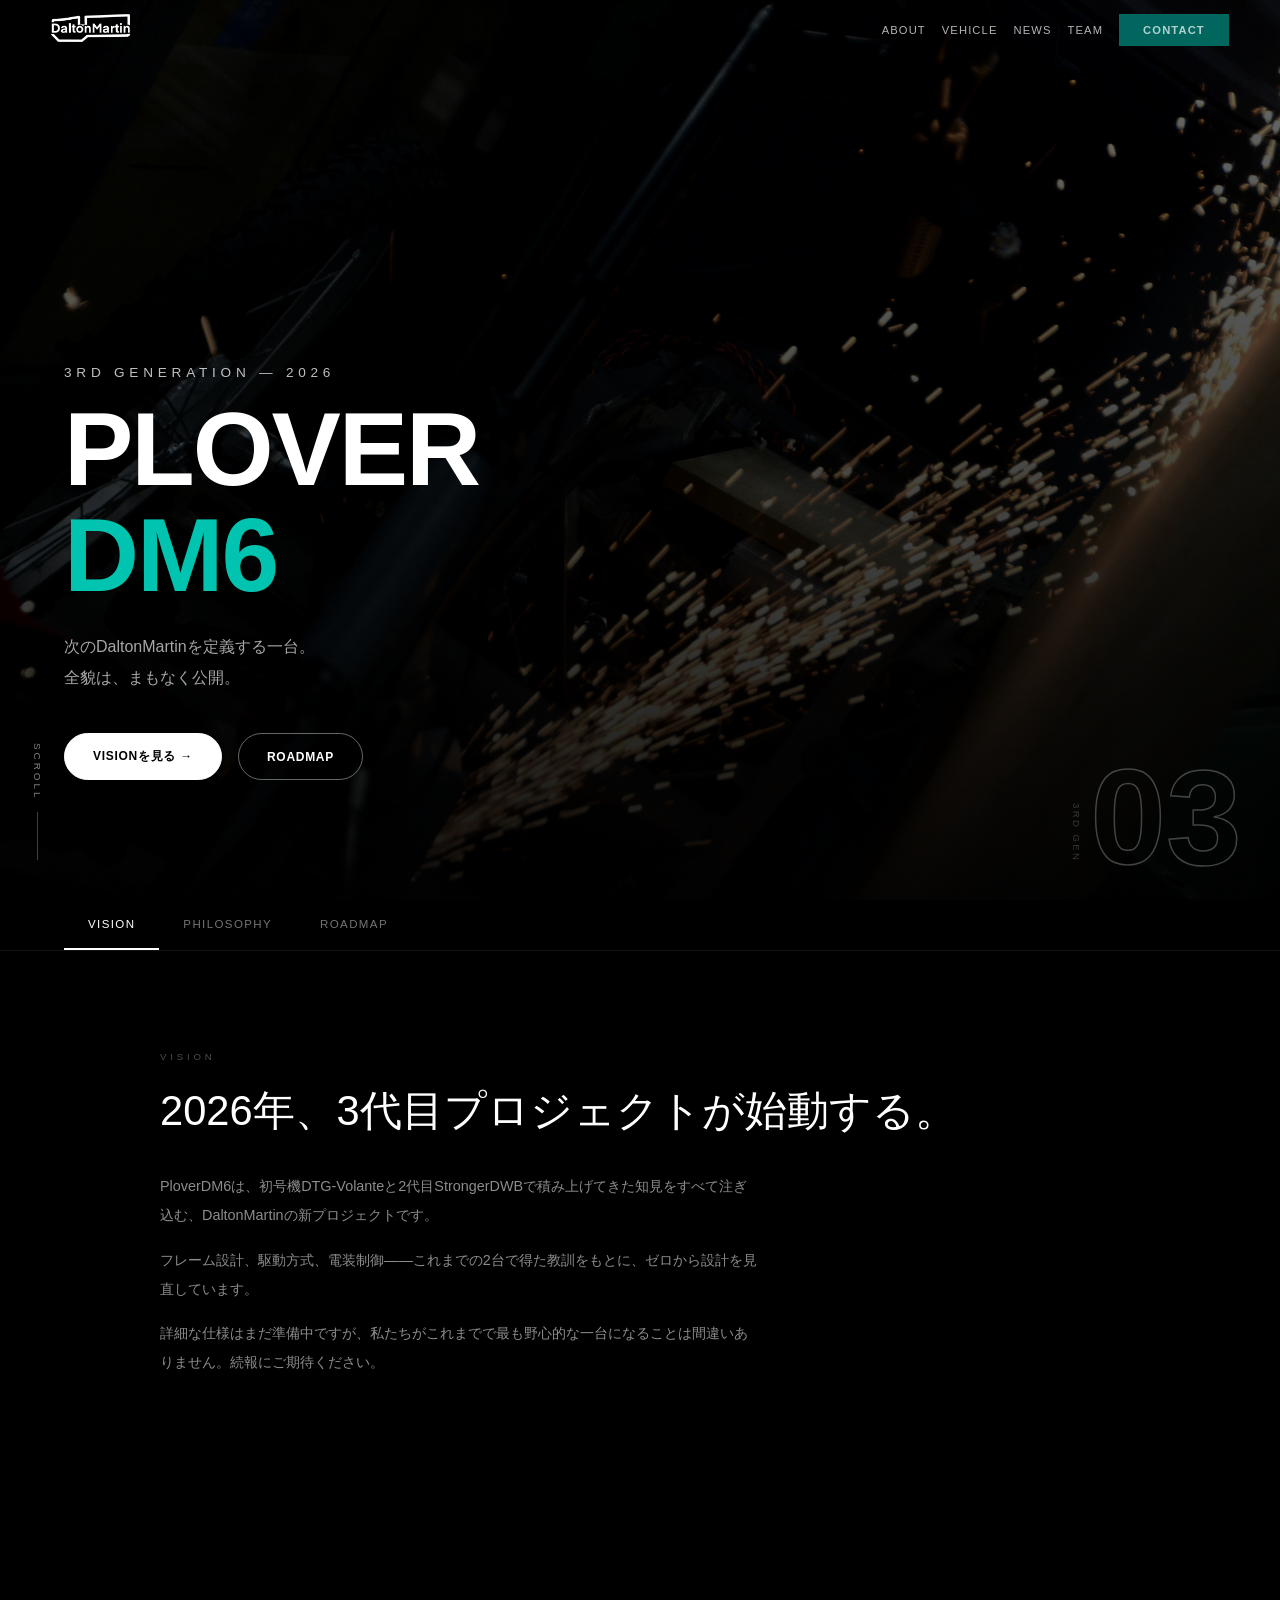
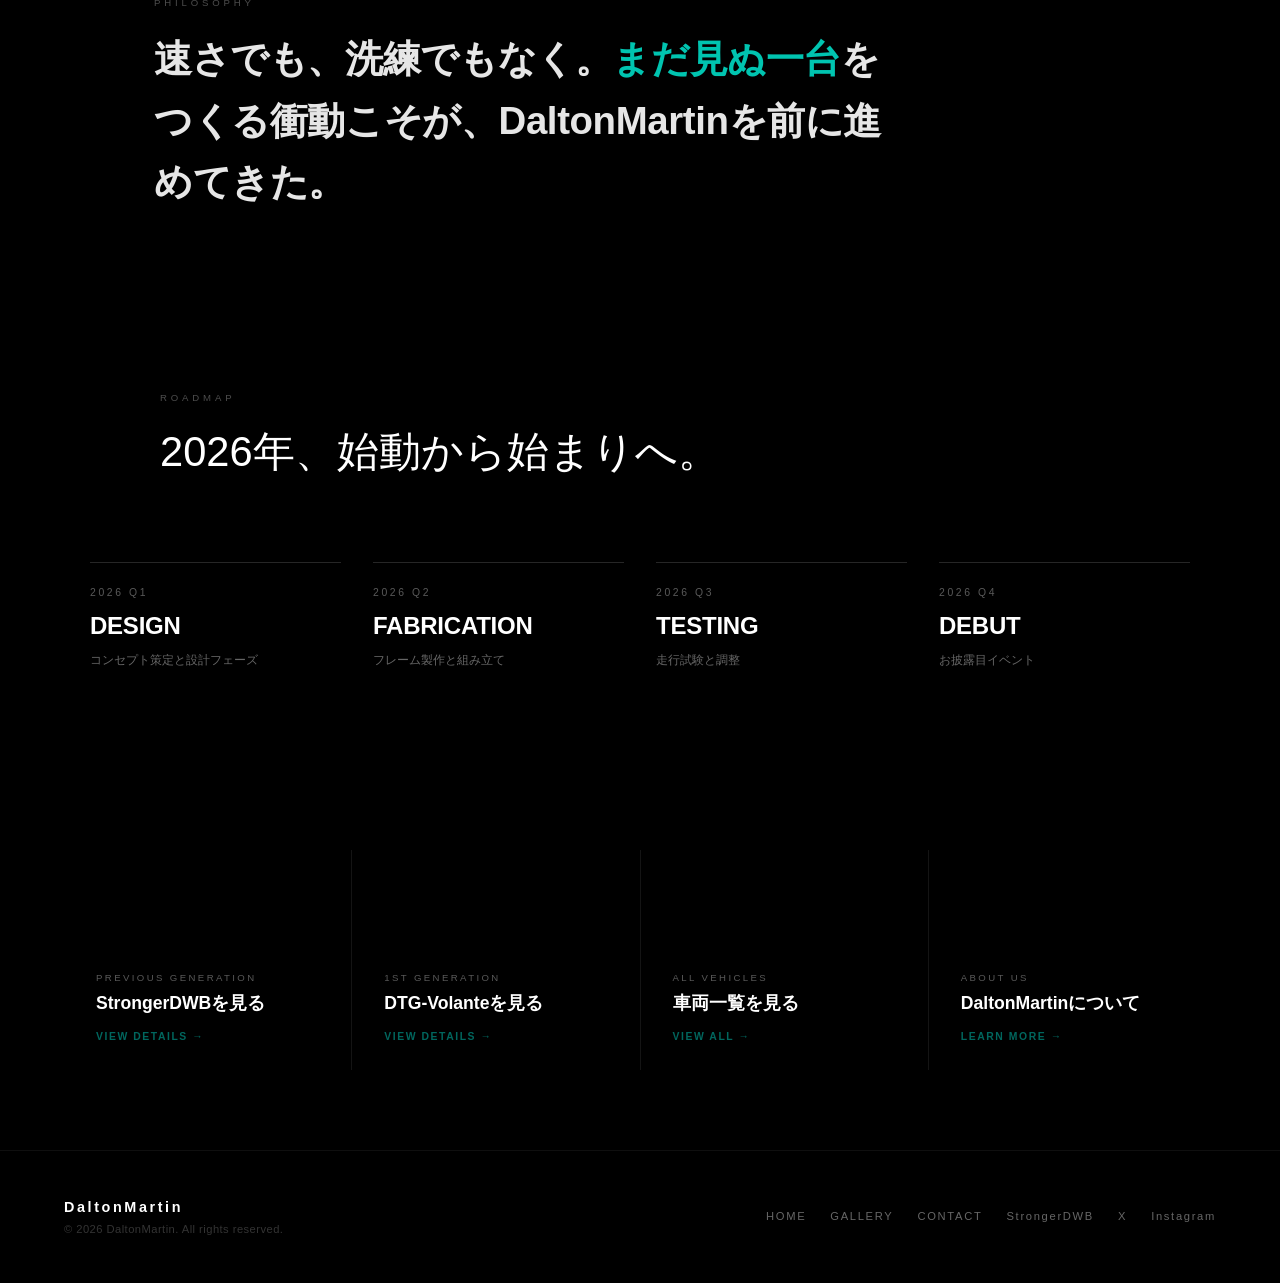
<file: content/vehicle-plover-dm6.html>
<!DOCTYPE html>
<html lang="ja">
<head>
  <meta charset="UTF-8">
  <meta name="viewport" content="width=device-width, initial-scale=1.0">
  <meta name="robots" content="noindex, nofollow">
  <meta name="description" content="PloverDM6 — DaltonMartin 3rd Generation EV. 2026年始動の新車両プロジェクト。">
  <title>PloverDM6 | DaltonMartin</title>
  <!-- OGP -->
  <meta property="og:type" content="article">
  <meta property="og:site_name" content="DALTONMARTIN">
  <meta property="og:title" content="PloverDM6 — Coming 2026">
  <meta property="og:description" content="DaltonMartin 3代目車両プロジェクト始動。次のDaltonMartinを定義する一台、まもなく始動。">
  <meta property="og:url" content="https://daltonmartinjp.github.io/Home/content/vehicle-plover-dm6.html">
  <meta property="og:image" content="https://daltonmartinjp.github.io/Home/img/logo.png">
  <meta property="og:locale" content="ja_JP">
  <meta name="twitter:card" content="summary_large_image">
  <meta name="twitter:title" content="PloverDM6 — Coming 2026">
  <meta name="twitter:description" content="DaltonMartin 3代目車両プロジェクト始動。次のDaltonMartinを定義する一台、まもなく始動。">
  <meta name="twitter:image" content="https://daltonmartinjp.github.io/Home/img/logo.png">
  <link rel="icon" type="image/x-icon" href="../img/icon.ico">
  <!-- Google tag (gtag.js) -->
  <script async src="https://www.googletagmanager.com/gtag/js?id=G-H5BPJGXWQD"></script>
  <script>
    window.dataLayer = window.dataLayer || [];
    function gtag(){dataLayer.push(arguments);}
    gtag('js', new Date());

    gtag('config', 'G-H5BPJGXWQD');
  </script>
  <link rel="stylesheet" href="vehicle-plover-dm6.css">
</head>
<body>

  <!-- ── Top Bar (overlays hero, like AM) ── -->
  <header class="top-bar" id="topbar">
    <a href="../index.html" class="logo"><img src="../img/logo_white.png" alt="DaltonMartin" style="height: 40px; width: auto; object-fit: contain;"></a>
    <div class="top-bar-right">
      <a href="../index.html#about">ABOUT</a>
      <a href="../index.html#vehicle">VEHICLE</a>
      <a href="../index.html#news">NEWS</a>
      <a href="../index.html#team">TEAM</a>
      <a href="../contact.html" class="btn-cta-green">CONTACT</a>
    </div>
    <button class="mob-toggle" aria-label="Menu">
      <span></span><span></span><span></span>
    </button>
  </header>

  <!-- Mobile Nav -->
  <div class="mob-nav">
    <a href="../index.html">HOME</a>
    <a href="../index.html#about">ABOUT</a>
    <a href="../index.html#vehicle">VEHICLE</a>
    <a href="../index.html#news">NEWS</a>
    <a href="../index.html#team">TEAM</a>
    <a href="../contact.html">CONTACT</a>
  </div>

  <!-- ═══════════════════════════════════════
       HERO — bold typography, no image
  ═══════════════════════════════════════ -->
  <section class="hero type-hero" id="top">
    <div class="type-hero-bg">
      <img src="../img/event_top.JPG" alt="">
    </div>
    <div class="scroll-indicator">
      <span>SCROLL</span>
      <span class="scroll-line"></span>
    </div>
    <div class="hero-gen-mark">
      <span class="gen-label">3RD GEN</span>
      <span class="gen-num">03</span>
    </div>
    <div class="type-hero-content">
      <p class="hero-tagline">3RD GENERATION — 2026</p>
      <h1 class="type-hero-title">
        <span class="line">PLOVER</span>
        <span class="line accent">DM6</span>
      </h1>
      <p class="type-hero-sub">次のDaltonMartinを定義する一台。<br>全貌は、まもなく公開。</p>
      <div class="hero-buttons">
        <a href="#vision" class="pill-btn pill-btn-primary">VISIONを見る &rarr;</a>
        <a href="#roadmap" class="pill-btn pill-btn-outline">ROADMAP</a>
      </div>
    </div>
  </section>

  <!-- ── Section Nav (sticky) ── -->
  <nav class="section-nav" id="section-nav">
    <a href="#vision" class="active">VISION</a>
    <a href="#philosophy">PHILOSOPHY</a>
    <a href="#roadmap">ROADMAP</a>
  </nav>

  <!-- ═══════════════════════════════════════
       VISION
  ═══════════════════════════════════════ -->
  <section class="dark-section" id="vision">
    <div class="dark-section-inner">
      <p class="dark-section-label">VISION</p>
      <h2 class="dark-section-heading">2026年、3代目プロジェクトが始動する。</h2>
      <div class="dark-section-text">
        <p>PloverDM6は、初号機DTG-Volanteと2代目StrongerDWBで積み上げてきた知見をすべて注ぎ込む、DaltonMartinの新プロジェクトです。</p>
        <p>フレーム設計、駆動方式、電装制御——これまでの2台で得た教訓をもとに、ゼロから設計を見直しています。</p>
        <p>詳細な仕様はまだ準備中ですが、私たちがこれまでで最も野心的な一台になることは間違いありません。続報にご期待ください。</p>
      </div>
    </div>
  </section>

  <!-- ═══════════════════════════════════════
       PHILOSOPHY — giant quote typography
  ═══════════════════════════════════════ -->
  <section class="manifesto" id="philosophy">
    <p class="dark-section-label">PHILOSOPHY</p>
    <p class="manifesto-text">速さでも、洗練でもなく。<span class="accent">まだ見ぬ一台</span>をつくる衝動こそが、DaltonMartinを前に進めてきた。</p>
  </section>

  <!-- ═══════════════════════════════════════
       ROADMAP — 4-up milestone grid
  ═══════════════════════════════════════ -->
  <section class="roadmap" id="roadmap">
    <div class="spec-tables-inner" style="padding-bottom:48px;">
      <p class="dark-section-label">ROADMAP</p>
      <h2 class="dark-section-heading">2026年、始動から始まりへ。</h2>
    </div>
    <div class="roadmap-grid">
      <div class="roadmap-item">
        <p class="roadmap-quarter">2026 Q1</p>
        <p class="roadmap-phase">DESIGN</p>
        <p class="roadmap-desc">コンセプト策定と設計フェーズ</p>
      </div>
      <div class="roadmap-item">
        <p class="roadmap-quarter">2026 Q2</p>
        <p class="roadmap-phase">FABRICATION</p>
        <p class="roadmap-desc">フレーム製作と組み立て</p>
      </div>
      <div class="roadmap-item">
        <p class="roadmap-quarter">2026 Q3</p>
        <p class="roadmap-phase">TESTING</p>
        <p class="roadmap-desc">走行試験と調整</p>
      </div>
      <div class="roadmap-item">
        <p class="roadmap-quarter">2026 Q4</p>
        <p class="roadmap-phase">DEBUT</p>
        <p class="roadmap-desc">お披露目イベント</p>
      </div>
    </div>
  </section>

  <!-- ═══════════════════════════════════════
       BOTTOM CTA GRID (4 cards, like AM)
  ═══════════════════════════════════════ -->
  <section class="bottom-grid">
    <div class="bottom-grid-inner">
      <a href="vehicle-dwb.html" class="bottom-card">
        <p class="bottom-card-label">PREVIOUS GENERATION</p>
        <h3 class="bottom-card-title">StrongerDWBを見る</h3>
        <span class="bottom-card-cta">VIEW DETAILS &rarr;</span>
      </a>
      <a href="vehicle-dtg-volante.html" class="bottom-card">
        <p class="bottom-card-label">1ST GENERATION</p>
        <h3 class="bottom-card-title">DTG-Volanteを見る</h3>
        <span class="bottom-card-cta">VIEW DETAILS &rarr;</span>
      </a>
      <a href="../index.html#vehicle" class="bottom-card">
        <p class="bottom-card-label">ALL VEHICLES</p>
        <h3 class="bottom-card-title">車両一覧を見る</h3>
        <span class="bottom-card-cta">VIEW ALL &rarr;</span>
      </a>
      <a href="../index.html#about" class="bottom-card">
        <p class="bottom-card-label">ABOUT US</p>
        <h3 class="bottom-card-title">DaltonMartinについて</h3>
        <span class="bottom-card-cta">LEARN MORE &rarr;</span>
      </a>
    </div>
  </section>

  <!-- ── Footer ── -->
  <footer class="vd-footer">
    <div>
      <span class="logo">DaltonMartin</span>
      <p class="copyright">&copy; 2026 DaltonMartin. All rights reserved.</p>
    </div>
    <div style="display:flex;gap:24px;align-items:center;flex-wrap:wrap;">
      <a href="../index.html" class="back-link">HOME</a>
      <a href="../gallery.html" class="back-link">GALLERY</a>
      <a href="../contact.html" class="back-link">CONTACT</a>
      <a href="../content/vehicle-dwb.html" class="back-link">StrongerDWB</a>
      <a href="https://x.com/dtmartintokyo" target="_blank" rel="noopener noreferrer" class="back-link">X</a>
      <a href="https://www.instagram.com/daltonmartintokyo" target="_blank" rel="noopener noreferrer" class="back-link">Instagram</a>
    </div>
  </footer>

  <script>
    // ── Header scroll effect ──
    const topbar = document.getElementById('topbar');
    window.addEventListener('scroll', () => {
      topbar.classList.toggle('scrolled', window.scrollY > 80);
    });

    // ── Section nav active state on scroll ──
    const navLinks = document.querySelectorAll('.section-nav a');
    const sections = [];
    navLinks.forEach(link => {
      const id = link.getAttribute('href').replace('#', '');
      const el = document.getElementById(id);
      if (el) sections.push({ id, el, link });
    });

    window.addEventListener('scroll', () => {
      const scrollY = window.scrollY + 140;
      let current = sections[0];
      for (const s of sections) {
        if (scrollY >= s.el.offsetTop) current = s;
      }
      navLinks.forEach(l => l.classList.remove('active'));
      if (current) current.link.classList.add('active');
    });

    // ── Scroll-triggered reveal with stagger ──
    const observer = new IntersectionObserver((entries) => {
      entries.forEach(entry => {
        if (entry.isIntersecting) {
          const delay = entry.target.dataset.delay || 0;
          setTimeout(() => entry.target.classList.add('visible'), delay);
        }
      });
    }, { threshold: 0.15, rootMargin: '0px 0px -40px 0px' });

    document.querySelectorAll('.roadmap-item').forEach((el, i) => {
      el.dataset.delay = i * 120;
      observer.observe(el);
    });

    // ── Mobile menu ──
    const menuBtn = document.querySelector('.mob-toggle');
    const mobileNav = document.querySelector('.mob-nav');

    menuBtn.addEventListener('click', () => {
      menuBtn.classList.toggle('active');
      mobileNav.classList.toggle('open');
    });

    mobileNav.querySelectorAll('a').forEach(link => {
      link.addEventListener('click', () => {
        menuBtn.classList.remove('active');
        mobileNav.classList.remove('open');
      });
    });
  </script>

</body>
</html>
</file>
<file: style.css>
/* ================================================
 *  DALTONMARTIN — Global Stylesheet
 * ================================================ */

/* ── Reset ── */
*, *::before, *::after {
  margin: 0;
  padding: 0;
  box-sizing: border-box;
}

html {
  scroll-behavior: smooth;
  font-size: 16px;
}

body {
  font-family: "Helvetica Neue", Arial, "Hiragino Kaku Gothic ProN", "Hiragino Sans", Meiryo, sans-serif;
  color: #111;
  background: #fff;
  overflow-x: hidden;
  -webkit-font-smoothing: antialiased;
  -moz-osx-font-smoothing: grayscale;
}

/* ── Header ── */
header {
  position: fixed;
  top: 0;
  left: 0;
  width: 100%;
  height: 64px;
  background: rgba(255, 255, 255, 0.85);
  backdrop-filter: blur(20px);
  -webkit-backdrop-filter: blur(20px);
  display: flex;
  align-items: center;
  justify-content: space-between;
  padding: 0 clamp(24px, 5vw, 80px);
  z-index: 1000;
  border-bottom: 1px solid rgba(0, 0, 0, 0.05);
}

.logo {
  font-weight: 900;
  font-size: 1.1rem;
  letter-spacing: 0.15em;
  text-decoration: none;
  color: #111;
}

nav {
  display: flex;
  gap: 32px;
}

nav a {
  font-size: 0.8rem;
  letter-spacing: 0.1em;
  text-decoration: none;
  color: #555;
  position: relative;
  transition: color 0.3s ease;
}

nav a::after {
  content: '';
  position: absolute;
  bottom: -4px;
  left: 0;
  width: 0;
  height: 1px;
  background: #111;
  transition: width 0.3s ease;
}

nav a:hover {
  color: #111;
}

nav a:hover::after {
  width: 100%;
}

/* ── Mobile Menu Toggle ── */
.menu-toggle {
  display: none;
  flex-direction: column;
  gap: 5px;
  background: none;
  border: none;
  cursor: pointer;
  padding: 4px;
  z-index: 1001;
}

.menu-toggle span {
  display: block;
  width: 24px;
  height: 1.5px;
  background: #111;
  transition: transform 0.3s ease, opacity 0.3s ease;
}

.menu-toggle.active span:nth-child(1) {
  transform: translateY(6.5px) rotate(45deg);
}

.menu-toggle.active span:nth-child(2) {
  opacity: 0;
}

.menu-toggle.active span:nth-child(3) {
  transform: translateY(-6.5px) rotate(-45deg);
}

/* ── Mobile Nav Overlay ── */
.mobile-nav {
  display: none;
  position: fixed;
  inset: 0;
  background: rgba(255, 255, 255, 0.97);
  backdrop-filter: blur(20px);
  flex-direction: column;
  align-items: center;
  justify-content: center;
  gap: 40px;
  z-index: 999;
  opacity: 0;
  pointer-events: none;
  transition: opacity 0.3s ease;
}

.mobile-nav.open {
  opacity: 1;
  pointer-events: auto;
}

.mobile-nav a {
  font-size: 1.2rem;
  letter-spacing: 0.15em;
  text-decoration: none;
  color: #111;
  font-weight: 500;
}

/* ── Hero ── */
.hero {
  min-height: 100vh;
  display: grid;
  grid-template-columns: 1fr 1fr;
  align-items: center;
  padding-top: 64px;
  padding-left: max(24px, calc((100vw - 1400px) / 2));
  padding-right: max(24px, calc((100vw - 1400px) / 2));
}

.hero-text {
  padding-left: clamp(0px, 4vw, 60px);
  padding-right: 40px;
}

.hero-label {
  font-size: 0.65rem;
  letter-spacing: 0.3em;
  color: #999;
  margin-bottom: 24px;
  opacity: 0;
  transform: translateY(24px);
  animation: fadeUp 0.8s ease forwards;
  animation-delay: 0.2s;
}

.hero-title {
  font-size: clamp(2.5rem, 6vw, 5rem);
  font-weight: 900;
  letter-spacing: 0.05em;
  line-height: 1.05;
  opacity: 0;
  transform: translateY(24px);
  animation: fadeUp 0.8s ease forwards;
  animation-delay: 0.4s;
}

.hero-sub {
  font-size: clamp(0.9rem, 1.6vw, 1.15rem);
  color: #555;
  line-height: 1.9;
  margin-top: 28px;
  max-width: 420px;
  opacity: 0;
  transform: translateY(24px);
  animation: fadeUp 0.8s ease forwards;
  animation-delay: 0.6s;
}

/* ── Hero Event Link ── */
.hero-event-link {
  display: inline-flex;
  align-items: center;
  gap: 16px;
  text-decoration: none;
  color: #111;
  font-size: 0.72rem;
  letter-spacing: 0.12em;
  border-bottom: 1px solid rgba(0, 0, 0, 0.2);
  padding-bottom: 4px;
  transition: color 0.3s ease, border-color 0.3s ease;
}

.hero-event-link:hover {
  color: #555;
  border-color: rgba(0, 0, 0, 0.5);
}

.hero-event-label {
  font-weight: 600;
}

.hero-event-meta {
  color: #888;
  font-weight: 400;
}

.hero-event-arrow {
  transition: transform 0.2s ease;
}

.hero-event-link:hover .hero-event-arrow {
  transform: translateX(4px);
}

.hero-image {
  display: flex;
  align-items: flex-end;
  justify-content: center;
  overflow: hidden;
  padding-right: clamp(16px, 4vw, 60px);
}

.hero-image img {
  max-height: 82vh;
  max-width: 85%;
  object-fit: contain;
  mix-blend-mode: multiply;
  opacity: 0;
  transform: translateX(40px);
  animation: fadeLeft 1s ease forwards;
  animation-delay: 0.5s;
}

/* ── Scroll Hint ── */
.scroll-hint {
  position: absolute;
  bottom: 40px;
  left: clamp(24px, 8vw, 120px);
  display: flex;
  flex-direction: column;
  align-items: center;
  gap: 8px;
  opacity: 0;
  animation: fadeUp 0.8s ease forwards;
  animation-delay: 1.2s;
}

.scroll-hint span {
  font-size: 0.6rem;
  letter-spacing: 0.2em;
  color: #bbb;
  writing-mode: vertical-rl;
}

.scroll-line {
  width: 1px;
  height: 40px;
  background: #ccc;
  position: relative;
  overflow: hidden;
}

.scroll-line::after {
  content: '';
  position: absolute;
  top: -100%;
  left: 0;
  width: 1px;
  height: 100%;
  background: #111;
  animation: scrollDown 2s ease-in-out infinite;
}

@keyframes scrollDown {
  0%   { top: -100%; }
  100% { top: 100%; }
}

/* ── Sections (common) ── */
.section-label {
  font-size: 0.7rem;
  letter-spacing: 0.3em;
  color: #999;
  margin-bottom: 16px;
}

.section-heading {
  font-size: clamp(1.8rem, 3.5vw, 2.8rem);
  font-weight: 700;
  line-height: 1.3;
}

.section-line {
  width: 40px;
  height: 1px;
  background: #111;
  margin: 32px 0;
}

/* ── About ── */
.about {
  padding: 120px clamp(24px, 8vw, 120px);
  background: #fff;
}

.about-inner {
  max-width: 960px;
  margin: 0 auto;
}

.about-text {
  font-size: 1rem;
  line-height: 2.1;
  color: #333;
  max-width: 640px;
}

.about-text p + p {
  margin-top: 20px;
}

/* ── Vehicle ── */
.vehicle {
  padding: 120px clamp(24px, 8vw, 120px);
  background: #f5f5f5;
}

.vehicle-header {
  max-width: 1200px;
  margin: 0 auto 56px;
}

.vehicle-grid {
  max-width: 1200px;
  margin: 0 auto;
  display: grid;
  grid-template-columns: repeat(3, 1fr);
  gap: 32px;
}

.vehicle-card {
  background: #fff;
  text-decoration: none;
  color: #111;
  display: flex;
  flex-direction: column;
  overflow: hidden;
  transition: transform 0.4s ease, box-shadow 0.4s ease;
}

.vehicle-card:hover {
  transform: translateY(-8px);
  box-shadow: 0 20px 60px rgba(0, 0, 0, 0.08);
}

.vehicle-card-image {
  aspect-ratio: 4 / 3;
  overflow: hidden;
  background: #f0f0f0;
  display: flex;
  align-items: center;
  justify-content: center;
}

.vehicle-card-image img {
  width: 100%;
  height: 100%;
  object-fit: cover;
  mix-blend-mode: multiply;
  transition: transform 0.6s ease;
}

.vehicle-card:hover .vehicle-card-image img {
  transform: scale(1.05);
}

.vehicle-card-body {
  padding: 28px 28px 32px;
}

.vehicle-card-gen {
  font-size: 0.65rem;
  letter-spacing: 0.25em;
  color: #999;
  margin-bottom: 8px;
}

.vehicle-card-name {
  font-size: 1.3rem;
  font-weight: 800;
  letter-spacing: 0.05em;
  margin-bottom: 12px;
}

.vehicle-card-desc {
  font-size: 0.8rem;
  color: #777;
  line-height: 1.8;
  margin-bottom: 20px;
}

.vehicle-card-link {
  font-size: 0.7rem;
  letter-spacing: 0.2em;
  color: #111;
  font-weight: 600;
  display: inline-flex;
  align-items: center;
  gap: 8px;
}

.vehicle-card-link::after {
  content: '\2192';
  transition: transform 0.3s ease;
}

.vehicle-card:hover .vehicle-card-link::after {
  transform: translateX(4px);
}

/* ── News ── */
.news {
  padding: 120px clamp(24px, 8vw, 120px);
  background: #111;
  color: #fff;
}

.news-inner {
  max-width: 960px;
  margin: 0 auto;
}

.news .section-label {
  color: #666;
}

.news .section-heading {
  color: #fff;
}

.news .section-line {
  background: #333;
}

.news-list {
  list-style: none;
  margin-top: 8px;
  display: flex;
  flex-direction: column;
  gap: 2px;
}

.news-item {
  background: #1a1a1a;
  transition: background 0.2s;
}

.news-item:hover {
  background: #222;
}

.news-item a {
  display: flex;
  align-items: center;
  gap: 24px;
  padding: 28px 32px;
  text-decoration: none;
  color: #fff;
}

.news-date {
  font-size: 0.72rem;
  letter-spacing: 0.12em;
  color: #666;
  flex-shrink: 0;
  min-width: 100px;
}

.news-tag {
  font-size: 0.58rem;
  font-weight: 700;
  letter-spacing: 0.2em;
  padding: 4px 12px;
  border: 1px solid #444;
  color: #aaa;
  flex-shrink: 0;
}

.news-title {
  font-size: 0.9rem;
  line-height: 1.6;
  flex: 1;
}

.news-item-arrow {
  font-size: 0.8rem;
  color: #555;
  flex-shrink: 0;
  transition: transform 0.2s, color 0.2s;
}

.news-item:hover .news-item-arrow {
  transform: translateX(4px);
  color: #fff;
}

/* ── Team ── */
.team {
  padding: 120px clamp(24px, 8vw, 120px);
  background: #fff;
}

.team-inner {
  max-width: 960px;
  margin: 0 auto;
}

.team-intro {
  font-size: 1rem;
  line-height: 2.1;
  color: #333;
  max-width: 640px;
  margin-bottom: 48px;
}

.role-grid {
  display: grid;
  grid-template-columns: repeat(auto-fit, minmax(200px, 1fr));
  gap: 24px;
}

.role-card {
  border: 1px solid #e0e0e0;
  padding: 32px;
  transition: border-color 0.3s ease, transform 0.3s ease;
}

.role-card:hover {
  border-color: #111;
  transform: translateY(-4px);
}

.role-title {
  font-size: 0.95rem;
  font-weight: 700;
  letter-spacing: 0.05em;
  margin-bottom: 12px;
}

.role-desc {
  font-size: 0.8rem;
  color: #777;
  line-height: 1.8;
}

/* Team Header */
.team-header {
  text-align: center;
  margin-bottom: 24px;
}

.team-total-label {
  font-size: 0.75rem;
  letter-spacing: 0.15em;
  color: #999;
  text-transform: uppercase;
  margin-bottom: 12px;
}

.team-total-number {
  font-size: 4rem;
  font-weight: 900;
  color: #111;
}

.team-total-unit {
  font-size: 1.4rem;
  margin-left: 8px;
  font-weight: 600;
  vertical-align: middle;
}

.team-divider {
  height: 1px;
  background: linear-gradient(to right, transparent, #ddd 20%, #ddd 80%, transparent);
  margin: 40px 0 48px;
}

/* Team Cards Grid */
.team-cards {
  display: grid;
  grid-template-columns: repeat(2, 1fr);
  gap: 24px;
  margin-bottom: 32px;
}

.team-card {
  border: 1px solid #e0e0e0;
  padding: 28px 24px;
  display: flex;
  flex-direction: column;
  transition: all 0.3s ease;
}

.team-card:hover {
  border-color: #111;
  box-shadow: 0 8px 24px rgba(0, 0, 0, 0.08);
  transform: translateY(-4px);
}

.card-name {
  font-size: 0.95rem;
  font-weight: 700;
  color: #111;
  line-height: 1.6;
  margin-bottom: 10px;
}

.card-desc {
  font-size: 0.78rem;
  color: #777;
  line-height: 1.8;
  margin-bottom: 20px;
  flex: 1;
}

.card-count {
  font-size: 2rem;
  font-weight: 900;
  color: #111;
  text-align: right;
  line-height: 1;
  position: relative;
}

.card-unit {
  font-size: 0.75rem;
  font-weight: 600;
  color: #777;
  vertical-align: bottom;
  margin-left: 2px;
  line-height: 1;
}

.team-note {
  font-size: 0.75rem;
  color: #999;
  text-align: center;
  margin-top: 12px;
}

/* ── Footer ── */
footer {
  background: #111;
  color: #fff;
  padding: 60px clamp(24px, 8vw, 120px);
  display: flex;
  flex-wrap: wrap;
  justify-content: space-between;
  align-items: center;
  gap: 24px;
}

.footer-left .logo {
  color: #fff;
  display: block;
  margin-bottom: 12px;
}

.footer-left .copyright {
  font-size: 0.75rem;
  color: #666;
  letter-spacing: 0.05em;
}

.footer-links {
  display: flex;
  gap: 24px;
}

.footer-links a {
  font-size: 0.8rem;
  letter-spacing: 0.1em;
  color: #888;
  text-decoration: none;
  transition: color 0.3s ease;
}

.footer-links a:hover {
  color: #fff;
}

.footer-social {
  display: flex;
  gap: 20px;
}

.footer-social a {
  font-size: 0.8rem;
  letter-spacing: 0.1em;
  color: #888;
  text-decoration: none;
  transition: color 0.3s ease;
}

.footer-social a:hover {
  color: #fff;
}

/* ── Animations ── */
@keyframes fadeUp {
  to {
    opacity: 1;
    transform: translateY(0);
  }
}

@keyframes fadeLeft {
  to {
    opacity: 1;
    transform: translateX(0);
  }
}

.fade-in {
  opacity: 0;
  transform: translateY(30px);
  transition: opacity 0.8s ease, transform 0.8s ease;
}

.fade-in.visible {
  opacity: 1;
  transform: translateY(0);
}

/* ── Ultrawide cap ── */
@media (min-width: 1600px) {
  .about, .vehicle, .news, .team {
    padding-left: calc((100vw - 1400px) / 2);
    padding-right: calc((100vw - 1400px) / 2);
  }
}

/* ── Responsive ── */
@media (max-width: 768px) {
  nav {
    display: none;
  }

  .menu-toggle {
    display: flex;
  }

  .mobile-nav {
    display: flex;
  }

  .hero {
    grid-template-columns: 1fr;
    min-height: auto;
    padding-top: 64px;
    padding-bottom: 0;
    align-items: stretch;
  }

  /* First screen: title centered on viewport */
  .hero-text {
    padding: 0 24px;
    text-align: center;
    display: flex;
    flex-direction: column;
    justify-content: center;
    align-items: center;
    order: 1;
    height: calc(100vh - 64px);
    height: calc(100dvh - 64px);
  }

  .hero-title {
    font-size: 2.8rem;
  }

  .hero-label {
    font-size: 0.55rem;
    margin-bottom: 16px;
  }

  .hero-sub {
    margin-left: auto;
    margin-right: auto;
    font-size: 0.85rem;
    text-align: center;
  }

  /* Second screen: image appears on scroll */
  .hero-image {
    display: none;
  }

  .hero-image img {
    max-height: 55vh;
    max-width: 90%;
  }

  .scroll-hint {
    display: none;
  }

  /* Sections */
  .about, .vehicle, .news, .team {
    padding: 80px 24px;
  }

  .section-heading {
    font-size: 1.6rem;
  }

  .vehicle-grid {
    grid-template-columns: 1fr;
    gap: 20px;
  }

  .vehicle-card {
    flex-direction: row;
    align-items: stretch;
  }

  .vehicle-card-image {
    aspect-ratio: 1 / 1;
    width: 120px;
    min-width: 120px;
  }

  .vehicle-card-body {
    padding: 16px 20px;
    display: flex;
    flex-direction: column;
    justify-content: center;
  }

  .vehicle-card-name {
    font-size: 1.05rem;
    margin-bottom: 6px;
  }

  .vehicle-card-desc {
    font-size: 0.75rem;
    margin-bottom: 10px;
    line-height: 1.6;
    display: -webkit-box;
    -webkit-line-clamp: 2;
    -webkit-box-orient: vertical;
    overflow: hidden;
  }

  .vehicle-card-gen {
    font-size: 0.6rem;
    margin-bottom: 4px;
  }

  .news-item a {
    flex-wrap: wrap;
    gap: 8px 16px;
    padding: 20px 20px;
  }

  .news-title {
    width: 100%;
  }

  .news-item-arrow {
    display: none;
  }

  .role-grid {
    grid-template-columns: 1fr 1fr;
    gap: 16px;
  }

  .role-card {
    padding: 20px;
  }

  .role-title {
    font-size: 0.85rem;
  }

  .role-desc {
    font-size: 0.75rem;
  }

  footer {
    flex-direction: column;
    gap: 24px;
    text-align: center;
    padding: 40px 24px;
  }

  .footer-links {
    flex-wrap: wrap;
    justify-content: center;
  }
}

/* ── Small mobile (SE, etc) ── */
@media (max-width: 375px) {
  .hero-title {
    font-size: 2.2rem;
  }

  .hero-image img {
    max-height: 35vh;
  }

  /* Team section mobile adjustments */
  .team-total-number {
    font-size: 2.8rem;
  }

  .team-cards {
    grid-template-columns: 1fr;
  }

  .team-card {
    padding: 24px 20px;
  }
}
</file>
<file: content/orientation.css>
/* ── Page-specific styles: Orientation ── */

.page-hero {
  padding-top: 120px;
  padding-bottom: 80px;
  padding-left: clamp(24px, 8vw, 160px);
  padding-right: clamp(24px, 8vw, 160px);
  border-bottom: 1px solid #eee;
  height: 100vh;
}

.page-hero--two-col {
  display: grid;
  grid-template-columns: 1fr 1fr;
  align-items: center;
}

.page-hero-text {
  display: flex;
  flex-direction: column;
}

.page-hero-visual {
  display: flex;
  align-items: center;
  justify-content: center;
  transform: translateY(-10px);
}

.page-hero-logo {
  max-width: 50%;
  height: auto;
  object-fit: contain;
}

.page-hero-label {
  font-size: 0.65rem;
  letter-spacing: 0.3em;
  color: #999;
  margin-bottom: 20px;
}

.page-hero-title {
  font-size: clamp(2rem, 5vw, 3.5rem);
  font-weight: 900;
  letter-spacing: -0.02em;
  line-height: 1.1;
  margin-bottom: 24px;
}

.page-hero-sub {
  font-size: 1rem;
  color: #555;
  line-height: 1.8;
  max-width: 540px;
}

/* ── Hero Image ── */
.event-hero-img {
  width: 100%;
  max-height: 560px;
  overflow: hidden;
}

.event-hero-img img {
  width: 100%;
  height: 560px;
  object-fit: cover;
  object-position: center bottom;
  display: block;
}

/* ── Event Summary Card ── */
.event-summary {
  padding: clamp(60px, 8vw, 120px) clamp(24px, 8vw, 160px);
  background: #f8f8f8;
}

.event-summary-grid {
  display: grid;
  grid-template-columns: repeat(auto-fit, minmax(200px, 1fr));
  gap: 2px;
  background: #e0e0e0;
  border: 1px solid #e0e0e0;
  max-width: 900px;
}

.event-item {
  background: #fff;
  padding: 32px 28px;
}

.event-item-label {
  font-size: 0.6rem;
  letter-spacing: 0.3em;
  color: #999;
  margin-bottom: 10px;
}

.event-item-value {
  font-size: 1rem;
  font-weight: 700;
  line-height: 1.5;
  color: #111;
}

/* ── Content sections ── */
.content-section {
  padding: clamp(60px, 8vw, 120px) clamp(24px, 8vw, 160px);
}

.content-section + .content-section {
  border-top: 1px solid #eee;
}

.content-section-label {
  font-size: 0.6rem;
  letter-spacing: 0.3em;
  color: #999;
  margin-bottom: 16px;
}

.content-section-heading {
  font-size: clamp(1.4rem, 3vw, 2rem);
  font-weight: 900;
  letter-spacing: -0.01em;
  margin-bottom: 40px;
}

/* ── Timeline ── */
.timeline {
  max-width: 640px;
  display: flex;
  flex-direction: column;
  gap: 0;
}

.timeline-item {
  display: grid;
  grid-template-columns: 80px 1fr;
  gap: 24px;
  padding: 24px 0;
  border-bottom: 1px solid #eee;
  position: relative;
}

.timeline-item:last-child {
  border-bottom: none;
}

.timeline-time {
  font-size: 0.75rem;
  font-weight: 700;
  letter-spacing: 0.1em;
  color: #999;
  padding-top: 3px;
}

.timeline-content-title {
  font-size: 0.95rem;
  font-weight: 700;
  margin-bottom: 4px;
}

.timeline-content-desc {
  font-size: 0.85rem;
  color: #666;
  line-height: 1.7;
}

/* ── Roles grid ── */
.roles-grid {
  display: grid;
  grid-template-columns: repeat(auto-fit, minmax(240px, 1fr));
  gap: 1px;
  background: #eee;
  border: 1px solid #eee;
  max-width: 900px;
}

.role-item {
  background: #fff;
  padding: 32px 28px;
}

.role-item-name {
  font-size: 0.8rem;
  font-weight: 700;
  letter-spacing: 0.1em;
  margin-bottom: 10px;
}

.role-item-desc {
  font-size: 0.85rem;
  color: #666;
  line-height: 1.7;
}

/* ── FAQ ── */
.faq-list {
  max-width: 700px;
  display: flex;
  flex-direction: column;
}

.faq-item {
  border-bottom: 1px solid #eee;
  padding: 28px 0;
}

.faq-item:first-child {
  border-top: 1px solid #eee;
}

.faq-q {
  font-size: 0.95rem;
  font-weight: 700;
  margin-bottom: 12px;
  display: flex;
  gap: 16px;
  align-items: flex-start;
}

.faq-q::before {
  content: "Q";
  font-size: 0.7rem;
  font-weight: 900;
  letter-spacing: 0.1em;
  background: #111;
  color: #fff;
  padding: 2px 7px;
  flex-shrink: 0;
  margin-top: 2px;
}

.faq-a {
  font-size: 0.875rem;
  color: #555;
  line-height: 1.8;
  padding-left: 38px;
}

/* ── CTA block ── */
.cta-block {
  padding: clamp(60px, 8vw, 120px) clamp(24px, 8vw, 160px);
  background: #111;
  color: #fff;
}

.cta-block-label {
  font-size: 0.6rem;
  letter-spacing: 0.3em;
  color: #888;
  margin-bottom: 16px;
}

.cta-block-heading {
  font-size: clamp(1.4rem, 3vw, 2rem);
  font-weight: 900;
  margin-bottom: 16px;
}

.cta-block-sub {
  font-size: 0.9rem;
  color: #aaa;
  line-height: 1.8;
  max-width: 480px;
  margin-bottom: 40px;
}

.cta-btn {
  display: inline-block;
  padding: 14px 36px;
  background: #fff;
  color: #111;
  font-size: 0.75rem;
  font-weight: 700;
  letter-spacing: 0.15em;
  text-decoration: none;
  transition: opacity 0.2s;
}

.cta-btn:hover {
  opacity: 0.8;
}

/* ── Back link ── */
.back-bar {
  padding: 20px clamp(24px, 8vw, 160px);
  border-bottom: 1px solid #eee;
}

.back-bar a {
  font-size: 0.7rem;
  letter-spacing: 0.2em;
  color: #999;
  text-decoration: none;
  display: inline-flex;
  align-items: center;
  gap: 8px;
  transition: color 0.2s;
}

.back-bar a:hover { color: #111; }
.back-bar a::before { content: "←"; }

/* ── Footer ── */
.page-footer {
  padding: 40px clamp(24px, 8vw, 160px);
  display: flex;
  align-items: center;
  justify-content: space-between;
  border-top: 1px solid #eee;
}

.page-footer .logo {
  font-size: 0.9rem;
}

.page-footer .copyright {
  font-size: 0.7rem;
  color: #aaa;
  letter-spacing: 0.05em;
}

.footer-page-links {
  display: flex;
  flex-wrap: wrap;
  gap: 8px 24px;
  justify-content: flex-end;
}

.footer-page-links a {
  font-size: 0.72rem;
  letter-spacing: 0.1em;
  color: #aaa;
  text-decoration: none;
  transition: color 0.2s;
}

.footer-page-links a:hover {
  color: #111;
}

.contact-form-section {
  padding: clamp(60px, 8vw, 120px) clamp(24px, 8vw, 160px);
  border-top: 1px solid #eee;
}

.contact-form-note {
  font-size: 0.85rem;
  color: #666;
  line-height: 1.8;
  margin-top: -18px;
  margin-bottom: 24px;
}

.contact-form-note a {
  color: #111;
  text-underline-offset: 2px;
}

.contact-form-embed-wrap {
  border: 1px solid #e9e9e9;
  border-radius: 12px;
  overflow: hidden;
  background: #fff;
}

.contact-form-embed-wrap iframe {
  width: 100%;
  height: min(1200px, 80vh);
  min-height: 760px;
  border: 0;
  display: block;
}

.contact-page .page-hero {
  height: auto;
  min-height: 0;
  padding-top: 96px;
  padding-bottom: 40px;
}

.contact-page .contact-form-section {
  padding-top: 32px;
}

@media (max-width: 768px) {
  .page-hero--two-col {
    grid-template-columns: 1fr;
  }

  .page-hero-visual {
    display: none;
  }

  .event-summary-grid {
    grid-template-columns: 1fr 1fr;
  }

  .timeline-item {
    grid-template-columns: 60px 1fr;
    gap: 16px;
  }

  .page-footer {
    flex-direction: column;
    align-items: flex-start;
    gap: 8px;
  }

  .contact-form-note {
    margin-top: -12px;
  }

  .contact-form-embed-wrap iframe {
    min-height: 680px;
  }

  .contact-page .page-hero {
    height: auto;
    min-height: 0;
    padding-top: 88px;
    padding-bottom: 28px;
  }

  .contact-page .contact-form-section {
    padding-top: 24px;
  }
}

@media (max-width: 480px) {
  .event-summary-grid {
    grid-template-columns: 1fr;
  }
}
</file>
<file: content/vehicle-detail.css>
/* ================================================
 *  DALTONMARTIN — Vehicle Detail (Aston Martin style)
 * ================================================ */

*, *::before, *::after { margin: 0; padding: 0; box-sizing: border-box; }
html { scroll-behavior: smooth; font-size: 16px; }

body {
  font-family: "Helvetica Neue", Arial, "Hiragino Kaku Gothic ProN", "Hiragino Sans", Meiryo, sans-serif;
  color: #fff;
  background: #000;
  overflow-x: hidden;
  -webkit-font-smoothing: antialiased;
}

/* ── Top Header (transparent, overlays hero) ── */
.top-bar {
  position: fixed;
  top: 0; left: 0; width: 100%;
  height: 60px;
  display: flex;
  align-items: center;
  justify-content: space-between;
  padding: 0 clamp(24px, 4vw, 64px);
  z-index: 1000;
  background: transparent;
  transition: background 0.4s ease;
}

.top-bar.scrolled {
  background: rgba(0, 0, 0, 0.85);
  backdrop-filter: blur(16px);
  -webkit-backdrop-filter: blur(16px);
}

.top-bar--dark {
  background: rgba(0, 0, 0, 0.85);
}

.top-bar .logo {
  font-weight: 900;
  font-size: 1rem;
  letter-spacing: 0.18em;
  text-decoration: none;
  color: #fff;
}

.top-bar-right {
  display: flex;
  align-items: center;
  gap: 16px;
}

.top-bar-right a {
  font-size: 0.7rem;
  letter-spacing: 0.1em;
  text-decoration: none;
  color: rgba(255,255,255,0.7);
  transition: color 0.3s;
}

.top-bar-right a:hover { color: #fff; }

.btn-cta-green {
  display: inline-block;
  padding: 10px 24px;
  background: #00665e;
  color: #fff;
  font-size: 0.7rem;
  font-weight: 600;
  letter-spacing: 0.1em;
  text-decoration: none;
  border: none;
  transition: background 0.3s;
}

.btn-cta-green:hover { background: #008578; }

.btn-cta-outline {
  display: inline-block;
  padding: 10px 24px;
  background: transparent;
  color: #fff;
  font-size: 0.7rem;
  font-weight: 600;
  letter-spacing: 0.1em;
  text-decoration: none;
  border: 1px solid rgba(255,255,255,0.4);
  transition: background 0.3s, border-color 0.3s;
}

.btn-cta-outline:hover {
  background: rgba(255,255,255,0.1);
  border-color: rgba(255,255,255,0.7);
}

/* ── Mobile Menu ── */
.mob-toggle {
  display: none;
  flex-direction: column;
  gap: 5px;
  background: none;
  border: none;
  cursor: pointer;
  padding: 4px;
  z-index: 1001;
}

.mob-toggle span {
  display: block; width: 22px; height: 1.5px; background: #fff;
  transition: transform 0.3s, opacity 0.3s;
}

.mob-toggle.active span:nth-child(1) { transform: translateY(6.5px) rotate(45deg); }
.mob-toggle.active span:nth-child(2) { opacity: 0; }
.mob-toggle.active span:nth-child(3) { transform: translateY(-6.5px) rotate(-45deg); }

.mob-nav {
  display: none;
  position: fixed; inset: 0;
  background: rgba(0,0,0,0.97);
  flex-direction: column;
  align-items: center;
  justify-content: center;
  gap: 36px;
  z-index: 999;
  opacity: 0;
  pointer-events: none;
  transition: opacity 0.3s;
}

.mob-nav.open { opacity: 1; pointer-events: auto; }

.mob-nav a {
  font-size: 1.1rem; letter-spacing: 0.15em;
  text-decoration: none; color: #fff; font-weight: 500;
}

/* ── HERO: full-bleed background image ── */
.hero {
  position: relative;
  width: 100%;
  height: 100vh;
  min-height: 600px;
  overflow: hidden;
}

.hero-bg {
  position: absolute;
  left: 100;
  top: -10%;
  width: 100%;
  height: 120%;
  z-index: 0;
  will-change: transform;
}

.hero-bg img {
  width: 100%;
  height: 100%;
  object-fit: cover;
  object-position: left bottom;
}

/* Page-specific hero tweaks via body class */
body.flip-hero .hero-bg img { transform: scaleX(-1); }

/* subtle gradient overlay at bottom for text legibility */
.hero-bg::after {
  content: '';
  position: absolute;
  inset: 0;
  background: linear-gradient(
    to top,
    rgba(0,0,0,0.75) 0%,
    rgba(0,0,0,0.5) 40%,
    rgba(0,0,0,0.2) 100%
  );
}

.hero-content {
  position: absolute;
  bottom: 100px;
  left: clamp(24px, 5vw, 80px);
  z-index: 2;
}

.hero-tagline {
  font-size: 0.85rem;
  letter-spacing: 0.35em;
  color: rgba(255,255,255,0.75);
  margin-bottom: 16px;
  opacity: 0;
  transform: translateY(20px);
  animation: fadeUp 0.8s ease forwards 0.4s;
}

.hero-title {
  font-size: clamp(3rem, 7vw, 5.5rem);
  font-weight: 300;
  letter-spacing: 0.02em;
  line-height: 1.05;
  opacity: 0;
  transform: translateY(20px);
  animation: fadeUp 0.8s ease forwards 0.7s;
}

.hero-title .model-switch {
  display: inline-block;
  cursor: default;
  position: relative;
}

.hero-title .model-switch::after {
  content: '\2304';
  font-size: 0.6em;
  margin-left: 12px;
  opacity: 0.5;
}

.hero-buttons {
  display: flex;
  gap: 16px;
  margin-top: 36px;
  opacity: 0;
  transform: translateY(20px);
  animation: fadeUp 0.8s ease forwards 1s;
}

.hero-btn-primary {
  padding: 14px 36px;
  background: #fff;
  color: #000;
  font-size: 0.75rem;
  font-weight: 600;
  letter-spacing: 0.12em;
  text-decoration: none;
  border: none;
  transition: background 0.3s;
}

.hero-btn-primary:hover { background: #e0e0e0; }

.hero-btn-secondary {
  padding: 14px 36px;
  background: rgba(255,255,255,0.12);
  color: #fff;
  font-size: 0.75rem;
  font-weight: 600;
  letter-spacing: 0.12em;
  text-decoration: none;
  border: 1px solid rgba(255,255,255,0.3);
  transition: background 0.3s, border-color 0.3s;
}

.hero-btn-secondary:hover {
  background: rgba(255,255,255,0.2);
  border-color: rgba(255,255,255,0.6);
}

/* ── Section Navigation (sticky under header) ── */
.section-nav {
  position: sticky;
  top: 60px;
  z-index: 900;
  background: #000;
  border-bottom: 1px solid rgba(255,255,255,0.08);
  display: flex;
  align-items: center;
  gap: 0;
  padding: 0 clamp(24px, 5vw, 80px);
  overflow-x: auto;
  -webkit-overflow-scrolling: touch;
}

.section-nav a {
  flex-shrink: 0;
  padding: 18px 24px;
  font-size: 0.72rem;
  letter-spacing: 0.12em;
  color: rgba(255,255,255,0.45);
  text-decoration: none;
  border-bottom: 2px solid transparent;
  transition: color 0.3s, border-color 0.3s;
}

.section-nav a:hover { color: rgba(255,255,255,0.8); }

.section-nav a.active {
  color: #fff;
  border-bottom-color: #fff;
}

/* ── Performance Specs (3 big numbers) ── */
.perf {
  background: #000;
  padding: 80px clamp(24px, 5vw, 80px);
}

.perf-grid {
  max-width: 960px;
  margin: 0 auto;
  display: grid;
  grid-template-columns: repeat(3, 1fr);
  gap: 0;
}

.perf-item {
  text-align: center;
  padding: 40px 20px;
  border-right: 1px solid rgba(255,255,255,0.08);
  opacity: 0;
  transform: translateY(30px);
  transition: opacity 0.8s ease, transform 0.8s ease;
}

.perf-item:last-child { border-right: none; }
.perf-item.visible { opacity: 1; transform: translateY(0); }

.perf-value {
  font-size: clamp(2.8rem, 5vw, 4.5rem);
  font-weight: 200;
  letter-spacing: -0.02em;
  line-height: 1;
}

.perf-unit {
  font-size: 0.9rem;
  font-weight: 400;
  color: rgba(255,255,255,0.4);
  margin-left: 4px;
}

.perf-label {
  font-size: 0.65rem;
  letter-spacing: 0.2em;
  color: rgba(255,255,255,0.35);
  margin-top: 12px;
  text-transform: uppercase;
}

.perf-detail-toggle {
  max-width: 960px;
  margin: 0 auto;
  padding-top: 32px;
  text-align: center;
}

.perf-detail-toggle button {
  background: none;
  border: 1px solid rgba(255,255,255,0.2);
  color: rgba(255,255,255,0.6);
  padding: 12px 32px;
  font-size: 0.7rem;
  letter-spacing: 0.15em;
  cursor: pointer;
  transition: border-color 0.3s, color 0.3s;
}

.perf-detail-toggle button:hover {
  border-color: rgba(255,255,255,0.5);
  color: #fff;
}

/* ── Engineering Section (hero image + tile cards) ── */
.eng-hero {
  position: relative;
  height: 60vh;
  min-height: 400px;
  overflow: hidden;
  display: flex;
  align-items: flex-end;
}

.eng-hero-bg {
  position: absolute;
  inset: 0;
  background: #111;
}

.eng-hero-bg img {
  width: 100%; height: 100%;
  object-fit: cover;
  opacity: 0.6;
}

.eng-hero-content {
  position: relative;
  z-index: 2;
  padding: 60px clamp(24px, 5vw, 80px);
}

.eng-hero-label {
  font-size: 0.6rem;
  letter-spacing: 0.4em;
  color: rgba(255,255,255,0.4);
  margin-bottom: 16px;
}

.eng-hero-heading {
  font-size: clamp(1.8rem, 4vw, 3rem);
  font-weight: 300;
  line-height: 1.3;
  max-width: 600px;
}

.eng-tiles {
  background: #000;
  padding: 0 clamp(24px, 5vw, 80px) 80px;
}

.eng-tile-grid {
  max-width: 1200px;
  margin: 0 auto;
  display: grid;
  grid-template-columns: repeat(3, 1fr);
  gap: 2px;
}

.eng-tile {
  position: relative;
  background: #111;
  padding: 48px 32px;
  display: flex;
  flex-direction: column;
  justify-content: flex-end;
  overflow: hidden;
  cursor: default;
  transition: background 0.4s;
  opacity: 0;
  transform: translateY(30px);
  transition: opacity 0.8s ease, transform 0.8s ease, background 0.4s;
}

.eng-tile.visible { opacity: 1; transform: translateY(0); }
.eng-tile:hover { background: #1a1a1a; }

.eng-tile-title {
  font-size: 1rem;
  font-weight: 600;
  letter-spacing: 0.04em;
  margin-bottom: 12px;
}

.eng-tile-desc {
  font-size: 0.78rem;
  line-height: 1.8;
  color: rgba(255,255,255,0.45);
}

.eng-tile-more {
  display: inline-block;
  margin-top: 16px;
  font-size: 0.65rem;
  letter-spacing: 0.15em;
  color: #00665e;
  font-weight: 600;
  transition: color 0.3s;
}

.eng-tile:hover .eng-tile-more { color: #00c4b0; }

/* ── Full-width dark section with text ── */
.dark-section {
  background: #000;
  padding: 100px clamp(24px, 5vw, 80px);
}

.dark-section-inner {
  max-width: 960px;
  margin: 0 auto;
}

.dark-section-label {
  font-size: 0.6rem;
  letter-spacing: 0.4em;
  color: rgba(255,255,255,0.3);
  margin-bottom: 20px;
}

.dark-section-heading {
  font-size: clamp(1.6rem, 3.5vw, 2.6rem);
  font-weight: 300;
  line-height: 1.4;
  margin-bottom: 32px;
}

.dark-section-text {
  font-size: 0.9rem;
  line-height: 2;
  color: rgba(255,255,255,0.55);
  max-width: 600px;
}

.dark-section-text p + p { margin-top: 16px; }

/* ── Spec Tables ── */
.spec-tables {
  background: #000;
  padding: 80px clamp(24px, 5vw, 80px);
}

.spec-tables-inner {
  max-width: 960px;
  margin: 0 auto;
}

.spec-group { margin-bottom: 48px; }
.spec-group:last-child { margin-bottom: 0; }

.spec-group-title {
  font-size: 0.65rem;
  letter-spacing: 0.3em;
  color: rgba(255,255,255,0.3);
  padding-bottom: 16px;
  border-bottom: 1px solid rgba(255,255,255,0.08);
  margin-bottom: 0;
}

.spec-row {
  display: flex;
  justify-content: space-between;
  align-items: baseline;
  padding: 18px 0;
  border-bottom: 1px solid rgba(255,255,255,0.05);
  opacity: 0;
  transform: translateY(12px);
  transition: opacity 0.6s ease, transform 0.6s ease;
}

.spec-row.visible { opacity: 1; transform: translateY(0); }

.spec-row-label {
  font-size: 0.85rem;
  color: rgba(255,255,255,0.5);
  font-weight: 400;
}

.spec-row-value {
  font-size: 0.9rem;
  font-weight: 500;
  letter-spacing: 0.02em;
}

/* ── Bottom CTA Grid (4 cards) ── */
.bottom-grid {
  background: #0a0a0a;
  padding: 80px clamp(24px, 5vw, 80px);
}

.bottom-grid-inner {
  max-width: 1200px;
  margin: 0 auto;
  display: grid;
  grid-template-columns: repeat(4, 1fr);
  gap: 2px;
}

.bottom-card {
  position: relative;
  background: #111;
  min-height: 280px;
  display: flex;
  flex-direction: column;
  justify-content: flex-end;
  padding: 32px;
  text-decoration: none;
  color: #fff;
  overflow: hidden;
  transition: background 0.3s;
}

.bottom-card:hover { background: #1a1a1a; }

.bottom-card-label {
  font-size: 0.6rem;
  letter-spacing: 0.25em;
  color: rgba(255,255,255,0.35);
  margin-bottom: 8px;
}

.bottom-card-title {
  font-size: 1.1rem;
  font-weight: 600;
  margin-bottom: 16px;
}

.bottom-card-cta {
  font-size: 0.65rem;
  letter-spacing: 0.15em;
  color: #00665e;
  font-weight: 600;
}

.bottom-card:hover .bottom-card-cta { color: #00c4b0; }

/* ── Footer ── */
.vd-footer {
  background: #000;
  border-top: 1px solid rgba(255,255,255,0.06);
  padding: 48px clamp(24px, 5vw, 80px);
  display: flex;
  justify-content: space-between;
  align-items: center;
}

.vd-footer .logo {
  font-weight: 900;
  font-size: 0.9rem;
  letter-spacing: 0.18em;
  color: #fff;
  text-decoration: none;
  display: block;
  margin-bottom: 8px;
}

.vd-footer .copyright {
  font-size: 0.7rem;
  color: rgba(255,255,255,0.2);
  letter-spacing: 0.04em;
}

.back-link {
  font-size: 0.7rem;
  letter-spacing: 0.15em;
  color: rgba(255,255,255,0.4);
  text-decoration: none;
  display: inline-flex;
  align-items: center;
  line-height: 1;
  gap: 8px;
  transition: color 0.3s;
}

.back-link:hover { color: #fff; }
.back-link::before { content: none; }

.vd-footer .back-link[href*="orientation.html"] {
  position: relative;
  top: -1px;
}

/* ── Keyframes ── */
@keyframes fadeUp {
  to { opacity: 1; transform: translateY(0); }
}

@keyframes scrollDown {
  0%   { top: -100%; }
  100% { top: 100%; }
}

/* ── Responsive ── */
@media (max-width: 1024px) {
  .bottom-grid-inner { grid-template-columns: repeat(2, 1fr); }
}

@media (max-width: 768px) {
  .top-bar-right a:not(.btn-cta-green) { display: none; }
  .mob-toggle { display: flex; }
  .mob-nav { display: flex; }

  .hero { height: 100svh; }
  .hero-content { bottom: 60px; }
  .hero-title { font-size: clamp(2.2rem, 10vw, 3.5rem); }

  .section-nav { top: 60px; }
  .section-nav a { padding: 14px 16px; font-size: 0.65rem; }

  .perf-grid { grid-template-columns: 1fr; gap: 0; }
  .perf-item { border-right: none; border-bottom: 1px solid rgba(255,255,255,0.06); padding: 32px 20px; }
  .perf-item:last-child { border-bottom: none; }

  .eng-tile-grid { grid-template-columns: 1fr; }
  .eng-hero { height: 40vh; min-height: 280px; }

  .bottom-grid-inner { grid-template-columns: 1fr; }
  .bottom-card { min-height: 200px; }

  .vd-footer { flex-direction: column; gap: 24px; text-align: center; }
}
</file>
<file: content/vehicle-plover-dm6.css>
@import url("vehicle-detail.css");

/* ================================================
 *  PloverDM6 — Minimal / Sporty / Smart
 * ================================================ */

/* ── Photo hero, minimal layout (F-tec style) ── */
.type-hero {
  position: relative;
  height: auto;
  min-height: 100vh;
  display: flex;
  align-items: flex-end;
  justify-content: flex-start;
  text-align: left;
  padding: 140px 0 0;
  overflow: hidden;
}

.type-hero-bg {
  position: absolute;
  inset: 0;
  z-index: 0;
}

.type-hero-bg img {
  width: 100%;
  height: 100%;
  object-fit: cover;
  object-position: center 60%;
  filter: grayscale(0.25) brightness(0.5) contrast(1.05);
}

.type-hero-bg::after {
  content: '';
  position: absolute;
  inset: 0;
  background: linear-gradient(
    to top,
    rgba(0,0,0,0.85) 0%,
    rgba(0,0,0,0.45) 45%,
    rgba(0,0,0,0.15) 100%
  );
}

.type-hero-content {
  position: relative;
  z-index: 2;
  max-width: 900px;
  padding: 0 clamp(24px, 5vw, 80px) 120px;
}

.type-hero .hero-tagline {
  justify-content: flex-start;
  display: block;
  text-align: left;
}

.type-hero-title {
  margin-top: 8px;
}

.type-hero-title .line {
  display: block;
  font-size: clamp(3rem, 8.5vw, 6.5rem);
  font-weight: 800;
  letter-spacing: -0.02em;
  line-height: 1.02;
  opacity: 0;
  transform: translateY(24px);
  animation: fadeUp 0.9s ease forwards 0.55s;
}

.type-hero-title .line.accent {
  color: #00c4b0;
  animation-delay: 0.72s;
}

.type-hero-sub {
  margin-top: 24px;
  font-size: clamp(0.85rem, 1.3vw, 1rem);
  line-height: 1.9;
  color: rgba(255,255,255,0.65);
  opacity: 0;
  transform: translateY(16px);
  animation: fadeUp 0.8s ease forwards 0.95s;
}

.type-hero .hero-buttons {
  justify-content: flex-start;
  margin-top: 40px;
  animation-delay: 1.15s;
}

/* Pill CTAs */
.pill-btn {
  display: inline-flex;
  align-items: center;
  gap: 10px;
  padding: 14px 28px;
  border-radius: 999px;
  font-size: 0.75rem;
  font-weight: 600;
  letter-spacing: 0.06em;
  text-decoration: none;
  transition: background 0.3s, border-color 0.3s, color 0.3s, gap 0.3s;
}

.pill-btn-primary {
  background: #fff;
  color: #000;
  border: 1px solid #fff;
}

.pill-btn-primary:hover { background: transparent; color: #fff; gap: 14px; }

.pill-btn-outline {
  background: transparent;
  color: #fff;
  border: 1px solid rgba(255,255,255,0.4);
}

.pill-btn-outline:hover { border-color: #fff; gap: 14px; }

/* Vertical scroll indicator, left edge of hero */
.scroll-indicator {
  position: absolute;
  left: clamp(16px, 2.5vw, 32px);
  bottom: 40px;
  z-index: 2;
  display: flex;
  flex-direction: column;
  align-items: center;
  gap: 12px;
}

.scroll-indicator span {
  writing-mode: vertical-rl;
  font-size: 0.62rem;
  letter-spacing: 0.3em;
  color: rgba(255,255,255,0.5);
}

.scroll-indicator .scroll-line {
  width: 1px;
  height: 48px;
  background: rgba(255,255,255,0.25);
  position: relative;
  overflow: hidden;
}

.scroll-indicator .scroll-line::after {
  content: '';
  position: absolute;
  top: -100%;
  left: 0;
  width: 100%;
  height: 100%;
  background: #fff;
  animation: scrollDown 2.2s ease-in-out infinite;
}

/* Giant faint generation numeral, bottom-right of hero */
.hero-gen-mark {
  position: absolute;
  right: clamp(16px, 3vw, 48px);
  bottom: 28px;
  z-index: 1;
  display: flex;
  align-items: flex-end;
  gap: 8px;
  opacity: 0.5;
}

.hero-gen-mark .gen-num {
  font-size: clamp(4rem, 11vw, 8.5rem);
  font-weight: 800;
  line-height: 0.8;
  color: transparent;
  -webkit-text-stroke: 1.5px rgba(255,255,255,0.5);
}

.hero-gen-mark .gen-label {
  font-size: 0.6rem;
  letter-spacing: 0.25em;
  color: rgba(255,255,255,0.4);
  writing-mode: vertical-rl;
  margin-bottom: 10px;
}

/* ── Manifesto — quieter, editorial ── */
.manifesto {
  background: #000;
  padding: 120px clamp(24px, 5vw, 80px);
  text-align: left;
  max-width: 1100px;
  margin: 0 auto;
}

.manifesto-text {
  font-size: clamp(1.5rem, 3.4vw, 2.4rem);
  font-weight: 600;
  line-height: 1.6;
  letter-spacing: -0.01em;
  max-width: 760px;
  margin: 0;
  color: rgba(255,255,255,0.9);
}

.manifesto-text .accent { color: #00c4b0; }

/* ── Roadmap — quieter grid, thin rules instead of blocks ── */
.roadmap {
  background: #000;
  padding: 60px clamp(24px, 5vw, 80px) 100px;
}

.roadmap-grid {
  max-width: 1100px;
  margin: 0 auto;
  display: grid;
  grid-template-columns: repeat(4, 1fr);
  gap: 32px;
}

.roadmap-item {
  text-align: left;
  padding: 24px 0 0;
  border-top: 1px solid rgba(255,255,255,0.15);
  border-right: none;
  opacity: 0;
  transform: translateY(20px);
  transition: opacity 0.7s ease, transform 0.7s ease;
}

.roadmap-item.visible { opacity: 1; transform: translateY(0); }

.roadmap-quarter {
  font-size: 0.65rem;
  letter-spacing: 0.25em;
  color: rgba(255,255,255,0.35);
  margin-bottom: 14px;
}

.roadmap-phase {
  font-size: clamp(1.15rem, 1.9vw, 1.5rem);
  font-weight: 700;
  letter-spacing: -0.01em;
}

.roadmap-desc {
  margin-top: 10px;
  font-size: 0.75rem;
  line-height: 1.7;
  color: rgba(255,255,255,0.4);
}

/* ── Bottom CTA — minimal cards, thin rule instead of filled blocks ── */
.bottom-grid { background: #000; }

.bottom-grid-inner { gap: 1px; background: rgba(255,255,255,0.08); }

.bottom-card {
  background: #000;
  min-height: 220px;
  padding: 28px 32px;
}

.bottom-card:hover { background: #0a0a0a; }

/* ── Responsive ── */
@media (max-width: 768px) {
  .type-hero { height: auto; min-height: 100svh; padding-top: 100px; }
  .type-hero-content { padding: 0 20px 80px; }
  .hero-gen-mark { display: none; }
  .scroll-indicator { display: none; }

  .manifesto { padding: 80px 20px; }

  .roadmap-grid { grid-template-columns: 1fr 1fr; gap: 28px 20px; }
}
</file>
